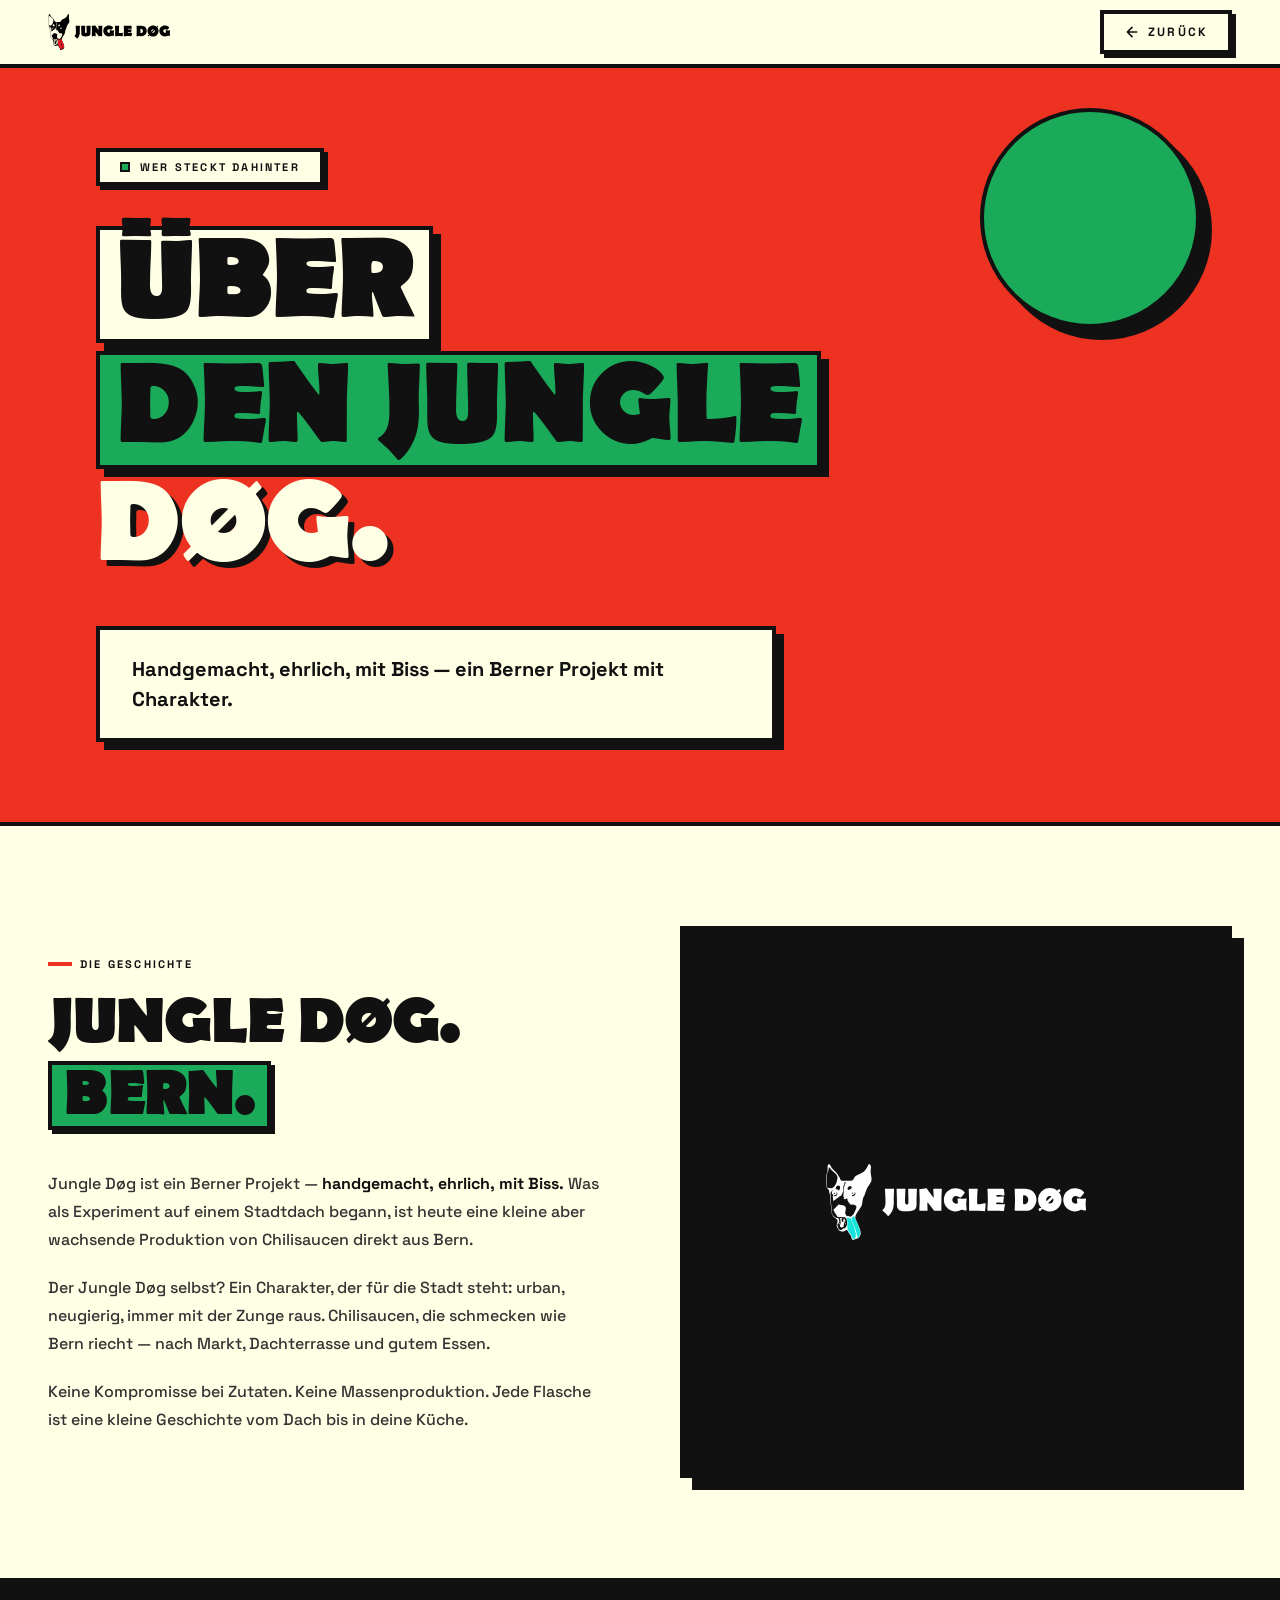
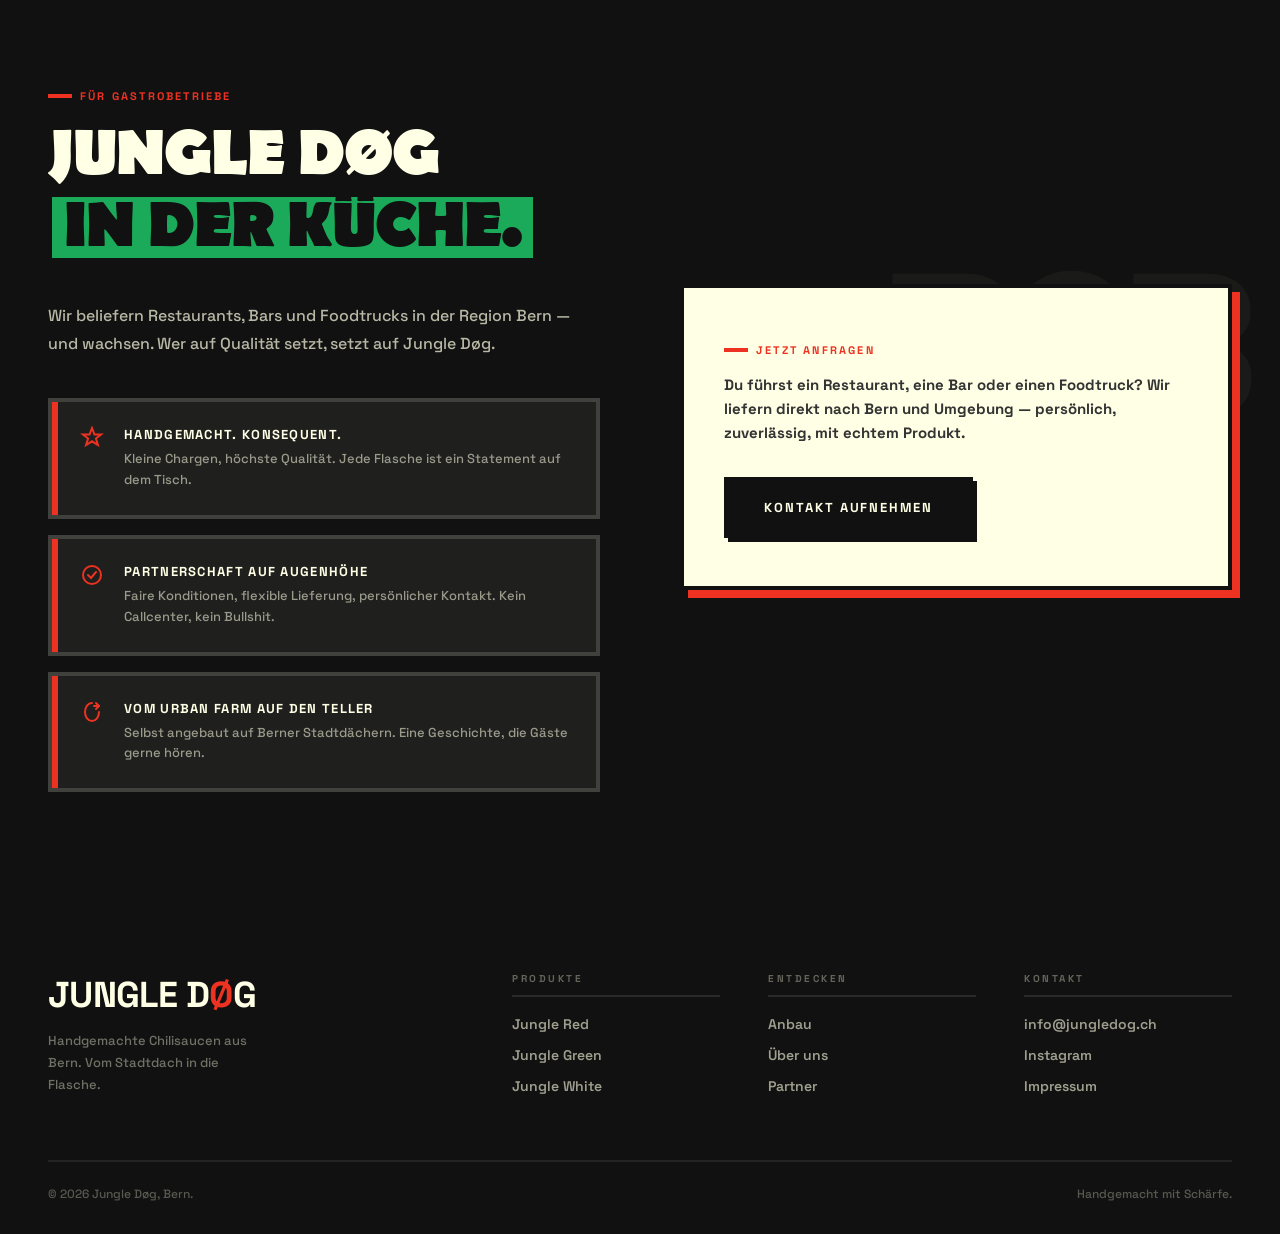
<file: about.html>
<!DOCTYPE html>
<html lang="de">
<head>
<meta charset="UTF-8">
<meta name="viewport" content="width=device-width, initial-scale=1.0">
<title>Über den Jungle Døg — JUNGLE DØG</title>
<link rel="preconnect" href="https://fonts.googleapis.com">
<link rel="preconnect" href="https://fonts.gstatic.com" crossorigin>
<link href="https://fonts.googleapis.com/css2?family=Space+Grotesk:wght@400;500;700;900&display=swap" rel="stylesheet">
<style>
@font-face {
  font-family: 'Berlin Sans FB Bold';
  font-style: normal;
  font-weight: 700;
  src: url('font/berlin-sans-fb-webfont/BRLNSB.woff') format('woff');
  font-display: swap;
}

*, *::before, *::after { margin: 0; padding: 0; box-sizing: border-box; }

:root {
  --red:   #ED3221;
  --green: #1AAA5A;
  --beige: #FFFFE5;
  --dark:  #111111;
  --font:  'Space Grotesk', sans-serif;
  --shadow:    4px 4px 0px var(--dark);
  --shadow-lg: 8px 8px 0px var(--dark);
  --shadow-xl: 12px 12px 0px var(--dark);
}

body {
  background: var(--beige);
  color: var(--dark);
  font-family: var(--font);
  overflow-x: hidden;
}

/* ── NAV ── */
nav {
  position: fixed; top: 0; left: 0; right: 0; z-index: 100;
  display: flex; align-items: center; justify-content: space-between;
  padding: 0 48px; height: 68px;
  background: var(--beige);
  border-bottom: 4px solid var(--dark);
}
.nav-logo {
  font-size: 22px; font-weight: 900; letter-spacing: -0.02em;
  text-transform: uppercase; color: var(--dark); text-decoration: none;
  display: flex; align-items: center; gap: 12px;
}
.nav-logo img { height: 36px; width: auto; max-width: 220px; }
.nav-logo .ø { color: var(--red); }
.nav-back {
  display: inline-flex; align-items: center; gap: 8px;
  font-size: 12px; font-weight: 900; letter-spacing: 0.18em;
  text-transform: uppercase; color: var(--dark); text-decoration: none;
  padding: 10px 20px; border: 4px solid var(--dark);
  box-shadow: var(--shadow); transition: transform 0.15s, box-shadow 0.15s;
  cursor: pointer;
}
.nav-back:hover { transform: translate(4px, 4px); box-shadow: none; background: var(--dark); color: var(--beige); }
.nav-back svg { width: 16px; height: 16px; }

main { padding-top: 68px; }

/* ── HERO ── */
#hero {
  background: var(--red);
  border-bottom: 4px solid var(--dark);
  padding: 80px 48px 80px;
  position: relative; overflow: hidden;
}
.hero-tag {
  display: inline-flex; align-items: center; gap: 10px;
  background: var(--beige); border: 4px solid var(--dark);
  box-shadow: var(--shadow); padding: 8px 20px;
  font-size: 11px; font-weight: 900; letter-spacing: 0.2em;
  text-transform: uppercase; margin-bottom: 40px;
}
.hero-tag-dot { width: 10px; height: 10px; background: var(--green); border: 2px solid var(--dark); flex-shrink: 0; }
h1 {
  font-family: 'Berlin Sans FB Bold', var(--font);
  font-size: clamp(3.5rem, 9vw, 9rem); font-weight: 700;
  line-height: 0.88; text-transform: uppercase; letter-spacing: -0.02em;
  margin-bottom: 48px;
}
h1 .line-box {
  display: inline-block; padding: 4px 16px;
  border: 4px solid var(--dark); box-shadow: var(--shadow-lg);
  margin-bottom: 8px;
}
h1 .line-beige { background: var(--beige); }
h1 .line-green { background: var(--green); }
h1 .line-outline { color: var(--beige); text-shadow: 6px 6px 0 var(--dark); }
.hero-sub {
  max-width: 680px; background: var(--beige); border: 4px solid var(--dark);
  box-shadow: var(--shadow-lg); padding: 24px 32px;
  font-size: clamp(1rem, 2vw, 1.25rem); font-weight: 700; line-height: 1.5;
}
.deco-circle {
  position: absolute; top: 40px; right: 80px;
  width: 220px; height: 220px;
  border-radius: 50%; background: var(--green);
  border: 4px solid var(--dark); box-shadow: var(--shadow-xl);
  display: none;
}
@media (min-width: 1024px) { .deco-circle { display: block; } }

/* ── SECTION SHARED ── */
.section-inner { max-width: 1300px; margin: 0 auto; padding: 0 48px; }

.eyebrow {
  display: inline-flex; align-items: center; gap: 8px;
  font-size: 11px; font-weight: 900; letter-spacing: 0.2em;
  text-transform: uppercase; margin-bottom: 24px;
}
.eyebrow-bar { width: 24px; height: 4px; background: var(--red); }

h2 {
  font-family: 'Berlin Sans FB Bold', var(--font);
  font-size: clamp(2.5rem, 5vw, 5rem); font-weight: 700;
  text-transform: uppercase; line-height: 0.9; letter-spacing: -0.02em;
}
h2 .highlight {
  display: inline-block; background: var(--green);
  border: 4px solid var(--dark); box-shadow: var(--shadow);
  padding: 2px 12px; margin-top: 8px;
}

/* ── ÜBER ── */
#ueber {
  padding: 100px 0;
  border-bottom: 4px solid var(--dark);
}
.ueber-grid {
  display: grid; grid-template-columns: 1fr 1fr;
  gap: 80px; align-items: center;
}
.ueber-text p {
  font-size: 16px; font-weight: 500; line-height: 1.75;
  color: #333; margin-bottom: 20px;
}
.ueber-text p strong { color: var(--dark); font-weight: 900; }
.logo-block {
  background: var(--dark); border: 4px solid var(--dark);
  box-shadow: var(--shadow-xl);
  aspect-ratio: 1; display: flex; align-items: center; justify-content: center;
  padding: 40px;
}
.logo-block img { width: 100%; max-width: 260px; filter: invert(1); }

/* ── GASTRONOMIE ── */
#gastronomie {
  background: var(--dark);
  padding: 100px 0;
  border-bottom: 4px solid var(--dark);
  position: relative; overflow: hidden;
}
#gastronomie h2 { color: var(--beige); }
#gastronomie h2 .highlight { background: var(--green); color: var(--dark); }
.gastro-grid { display: grid; grid-template-columns: 1fr 1fr; gap: 80px; align-items: center; }
.gastro-text p {
  color: rgba(255,255,229,0.7); font-size: 16px;
  font-weight: 500; line-height: 1.75; margin-bottom: 24px;
}
.features { display: flex; flex-direction: column; gap: 16px; margin-top: 40px; }
.feature {
  display: flex; gap: 20px; align-items: flex-start;
  background: rgba(255,255,229,0.06);
  border: 4px solid rgba(255,255,229,0.15);
  padding: 24px; position: relative;
}
.feature::before {
  content: ''; position: absolute;
  left: 0; top: 0; width: 6px; height: 100%;
  background: var(--red);
}
.feat-icon { flex-shrink: 0; padding-left: 4px; }
.feat-title { font-size: 13px; font-weight: 900; letter-spacing: 0.1em; text-transform: uppercase; color: var(--beige); margin-bottom: 6px; }
.feat-text { font-size: 13px; color: rgba(255,255,229,0.55); line-height: 1.6; font-weight: 500; }

.gastro-visual {
  display: flex; align-items: center; justify-content: center;
  position: relative;
}
.bignum {
  font-size: clamp(140px, 16vw, 220px); font-weight: 900;
  color: rgba(255,255,229,0.04); line-height: 1;
  position: absolute; right: -20px; top: -40px;
  user-select: none; letter-spacing: -0.04em; text-transform: uppercase;
}
.gastro-cta-block {
  background: var(--beige); border: 4px solid var(--dark);
  box-shadow: 8px 8px 0 var(--red); padding: 48px 40px;
  position: relative; z-index: 2;
}
.gastro-cta-block p {
  font-size: 15px; font-weight: 700; line-height: 1.6;
  color: #333; margin-bottom: 32px;
}
.btn {
  display: inline-flex; align-items: center; gap: 12px;
  font-size: 13px; font-weight: 900; letter-spacing: 0.15em;
  text-transform: uppercase; text-decoration: none;
  padding: 18px 36px; border: 4px solid var(--dark);
  box-shadow: var(--shadow); cursor: pointer;
  transition: transform 0.15s, box-shadow 0.15s;
}
.btn:hover { transform: translate(4px, 4px); box-shadow: none; }
.btn-dark { background: var(--dark); color: var(--beige); }
.btn-dark:hover { background: var(--red); }

/* ── FOOTER ── */
footer {
  background: var(--dark);
  border-top: 4px solid var(--dark);
  padding: 72px 0 32px;
}
.footer-inner { max-width: 1300px; margin: 0 auto; padding: 0 48px; }
.footer-grid {
  display: grid; grid-template-columns: 2fr 1fr 1fr 1fr;
  gap: 48px; margin-bottom: 64px;
}
.footer-brand { font-size: 36px; font-weight: 900; text-transform: uppercase; color: var(--beige); margin-bottom: 12px; letter-spacing: -0.02em; }
.footer-brand .ø { color: var(--red); }
.footer-tagline { font-size: 13px; color: rgba(255,255,229,0.4); line-height: 1.7; font-weight: 500; max-width: 220px; }
.footer-col h4 { font-size: 10px; font-weight: 900; letter-spacing: 0.25em; text-transform: uppercase; color: rgba(255,255,229,0.35); margin-bottom: 16px; border-bottom: 2px solid rgba(255,255,229,0.1); padding-bottom: 10px; }
.footer-col ul { list-style: none; display: flex; flex-direction: column; gap: 10px; }
.footer-col ul li a { font-size: 14px; font-weight: 600; color: rgba(255,255,229,0.6); text-decoration: none; transition: color 0.15s; }
.footer-col ul li a:hover { color: var(--beige); }
.footer-bottom { border-top: 2px solid rgba(255,255,229,0.08); padding-top: 24px; display: flex; justify-content: space-between; }
.footer-copy { font-size: 12px; color: rgba(255,255,229,0.3); font-weight: 500; }

/* ── REVEAL ── */
.reveal { opacity: 0; transform: translateY(40px); transition: opacity 0.7s ease, transform 0.7s ease; }
.reveal.visible { opacity: 1; transform: translateY(0); }
.reveal-left { transform: translateX(-50px); opacity: 0; transition: opacity 0.7s ease, transform 0.7s ease; }
.reveal-right { transform: translateX(50px); opacity: 0; transition: opacity 0.7s ease, transform 0.7s ease; }
.reveal-left.visible, .reveal-right.visible { transform: translateX(0); opacity: 1; }

@media (max-width: 900px) {
  nav { padding: 0 24px; }
  #hero { padding: 60px 24px; }
  .section-inner { padding: 0 24px; }
  .ueber-grid, .gastro-grid { grid-template-columns: 1fr; gap: 40px; }
  .footer-grid { grid-template-columns: 1fr 1fr; gap: 32px; }
  h1 { font-size: clamp(3rem, 12vw, 5rem); }
}
@media (max-width: 600px) {
  .footer-grid { grid-template-columns: 1fr; }
  nav { padding: 0 16px; }
  .section-inner { padding: 0 16px; }
}

@media (prefers-reduced-motion: reduce) {
  .reveal, .reveal-left, .reveal-right { transition: none; }
}
</style>
</head>
<body>

<nav>
  <a href="/" class="nav-logo">
    <img src="Bilder/Logo/jungle-dog-logo-mit-schrift.svg" alt="Jungle Dog Logo">
  </a>
  <a href="/map" class="nav-back">
    <svg viewBox="0 0 24 24" fill="none"><path d="M19 12H5M5 12L12 19M5 12L12 5" stroke="currentColor" stroke-width="2.5" stroke-linecap="round" stroke-linejoin="round"/></svg>
    Zurück
  </a>
</nav>

<main>

  <!-- HERO -->
  <section id="hero">
    <div class="deco-circle"></div>
    <div class="section-inner">
      <div class="hero-tag">
        <span class="hero-tag-dot"></span>
        Wer steckt dahinter
      </div>
      <h1>
        <span class="line-box line-beige">Über</span><br>
        <span class="line-box line-green">den Jungle</span><br>
        <span class="line-outline">Døg.</span>
      </h1>
      <div class="hero-sub">
        Handgemacht, ehrlich, mit Biss — ein Berner Projekt mit Charakter.
      </div>
    </div>
  </section>

  <!-- ÜBER -->
  <section id="ueber">
    <div class="section-inner">
      <div class="ueber-grid">
        <div class="ueber-text reveal reveal-left">
          <div class="eyebrow"><span class="eyebrow-bar"></span> Die Geschichte</div>
          <h2 style="margin-bottom: 40px;">Jungle Døg.<br><span class="highlight">Bern.</span></h2>
          <p>Jungle Døg ist ein Berner Projekt — <strong>handgemacht, ehrlich, mit Biss.</strong> Was als Experiment auf einem Stadtdach begann, ist heute eine kleine aber wachsende Produktion von Chilisaucen direkt aus Bern.</p>
          <p>Der Jungle Døg selbst? Ein Charakter, der für die Stadt steht: urban, neugierig, immer mit der Zunge raus. Chilisaucen, die schmecken wie Bern riecht — nach Markt, Dachterrasse und gutem Essen.</p>
          <p>Keine Kompromisse bei Zutaten. Keine Massenproduktion. Jede Flasche ist eine kleine Geschichte vom Dach bis in deine Küche.</p>
        </div>
        <div class="logo-block reveal reveal-right">
          <img src="Bilder/Logo/jungle-dog-logo-mit-schrift.svg" alt="Jungle Dog Logo">
        </div>
      </div>
    </div>
  </section>

  <!-- GASTRONOMIE -->
  <section id="gastronomie">
    <div class="section-inner">
      <div class="gastro-grid">
        <div class="gastro-text reveal reveal-left">
          <div class="eyebrow" style="color: var(--red);">
            <span class="eyebrow-bar" style="background: var(--red);"></span>
            Für Gastrobetriebe
          </div>
          <h2 style="margin-bottom: 40px;">Jungle Døg<br><span class="highlight">in der Küche.</span></h2>
          <p>Wir beliefern Restaurants, Bars und Foodtrucks in der Region Bern — und wachsen. Wer auf Qualität setzt, setzt auf Jungle Døg.</p>
          <div class="features">
            <div class="feature">
              <div class="feat-icon">
                <svg width="24" height="24" viewBox="0 0 24 24" fill="none"><path d="M12 2L14.4 8.4H21.2L15.9 12.5L17.9 19L12 15.3L6.1 19L8.1 12.5L2.8 8.4H9.6Z" stroke="#ED3221" stroke-width="2" fill="none"/></svg>
              </div>
              <div>
                <div class="feat-title">Handgemacht. Konsequent.</div>
                <div class="feat-text">Kleine Chargen, höchste Qualität. Jede Flasche ist ein Statement auf dem Tisch.</div>
              </div>
            </div>
            <div class="feature">
              <div class="feat-icon">
                <svg width="24" height="24" viewBox="0 0 24 24" fill="none"><circle cx="12" cy="12" r="9" stroke="#ED3221" stroke-width="2"/><path d="M8 12L11 15L16 9" stroke="#ED3221" stroke-width="2" stroke-linecap="round"/></svg>
              </div>
              <div>
                <div class="feat-title">Partnerschaft auf Augenhöhe</div>
                <div class="feat-text">Faire Konditionen, flexible Lieferung, persönlicher Kontakt. Kein Callcenter, kein Bullshit.</div>
              </div>
            </div>
            <div class="feature">
              <div class="feat-icon">
                <svg width="24" height="24" viewBox="0 0 24 24" fill="none"><path d="M12 3C8 3 5 7 5 12C5 17 8 21 12 21C16 21 19 17 19 12" stroke="#ED3221" stroke-width="2" stroke-linecap="round"/><path d="M16 3L19 6L16 9" stroke="#ED3221" stroke-width="2" stroke-linecap="round" stroke-linejoin="round"/><path d="M19 6H14" stroke="#ED3221" stroke-width="2" stroke-linecap="round"/></svg>
              </div>
              <div>
                <div class="feat-title">Vom Urban Farm auf den Teller</div>
                <div class="feat-text">Selbst angebaut auf Berner Stadtdächern. Eine Geschichte, die Gäste gerne hören.</div>
              </div>
            </div>
          </div>
        </div>
        <div class="gastro-visual reveal reveal-right">
          <span class="bignum">B2B</span>
          <div class="gastro-cta-block">
            <div class="eyebrow" style="color: var(--red); margin-bottom: 16px;"><span class="eyebrow-bar" style="background: var(--red);"></span> Jetzt anfragen</div>
            <p>Du führst ein Restaurant, eine Bar oder einen Foodtruck? Wir liefern direkt nach Bern und Umgebung — persönlich, zuverlässig, mit echtem Produkt.</p>
            <a href="mailto:info@jungledog.ch" class="btn btn-dark">Kontakt aufnehmen</a>
          </div>
        </div>
      </div>
    </div>
  </section>

</main>

<footer>
  <div class="footer-inner">
    <div class="footer-grid">
      <div>
        <div class="footer-brand">JUNGLE D<span class="ø">Ø</span>G</div>
        <p class="footer-tagline">Handgemachte Chilisaucen aus Bern. Vom Stadtdach in die Flasche.</p>
      </div>
      <div class="footer-col">
        <h4>Produkte</h4>
        <ul><li><a href="shop.html">Jungle Red</a></li><li><a href="shop.html">Jungle Green</a></li><li><a href="shop.html">Jungle White</a></li></ul>
      </div>
      <div class="footer-col">
        <h4>Entdecken</h4>
        <ul><li><a href="anbau.html">Anbau</a></li><li><a href="about.html">Über uns</a></li><li><a href="partner.html">Partner</a></li></ul>
      </div>
      <div class="footer-col">
        <h4>Kontakt</h4>
        <ul><li><a href="mailto:info@jungledog.ch">info@jungledog.ch</a></li><li><a href="#">Instagram</a></li><li><a href="#">Impressum</a></li></ul>
      </div>
    </div>
    <div class="footer-bottom">
      <span class="footer-copy">© 2026 Jungle Døg, Bern.</span>
      <span class="footer-copy">Handgemacht mit Schärfe.</span>
    </div>
  </div>
</footer>

<script>
const obs = new IntersectionObserver(entries => {
  entries.forEach(e => { if (e.isIntersecting) { e.target.classList.add('visible'); obs.unobserve(e.target); } });
}, { threshold: 0.1 });
document.querySelectorAll('.reveal, .reveal-left, .reveal-right').forEach(el => obs.observe(el));
</script>
</body>
</html>
</file>
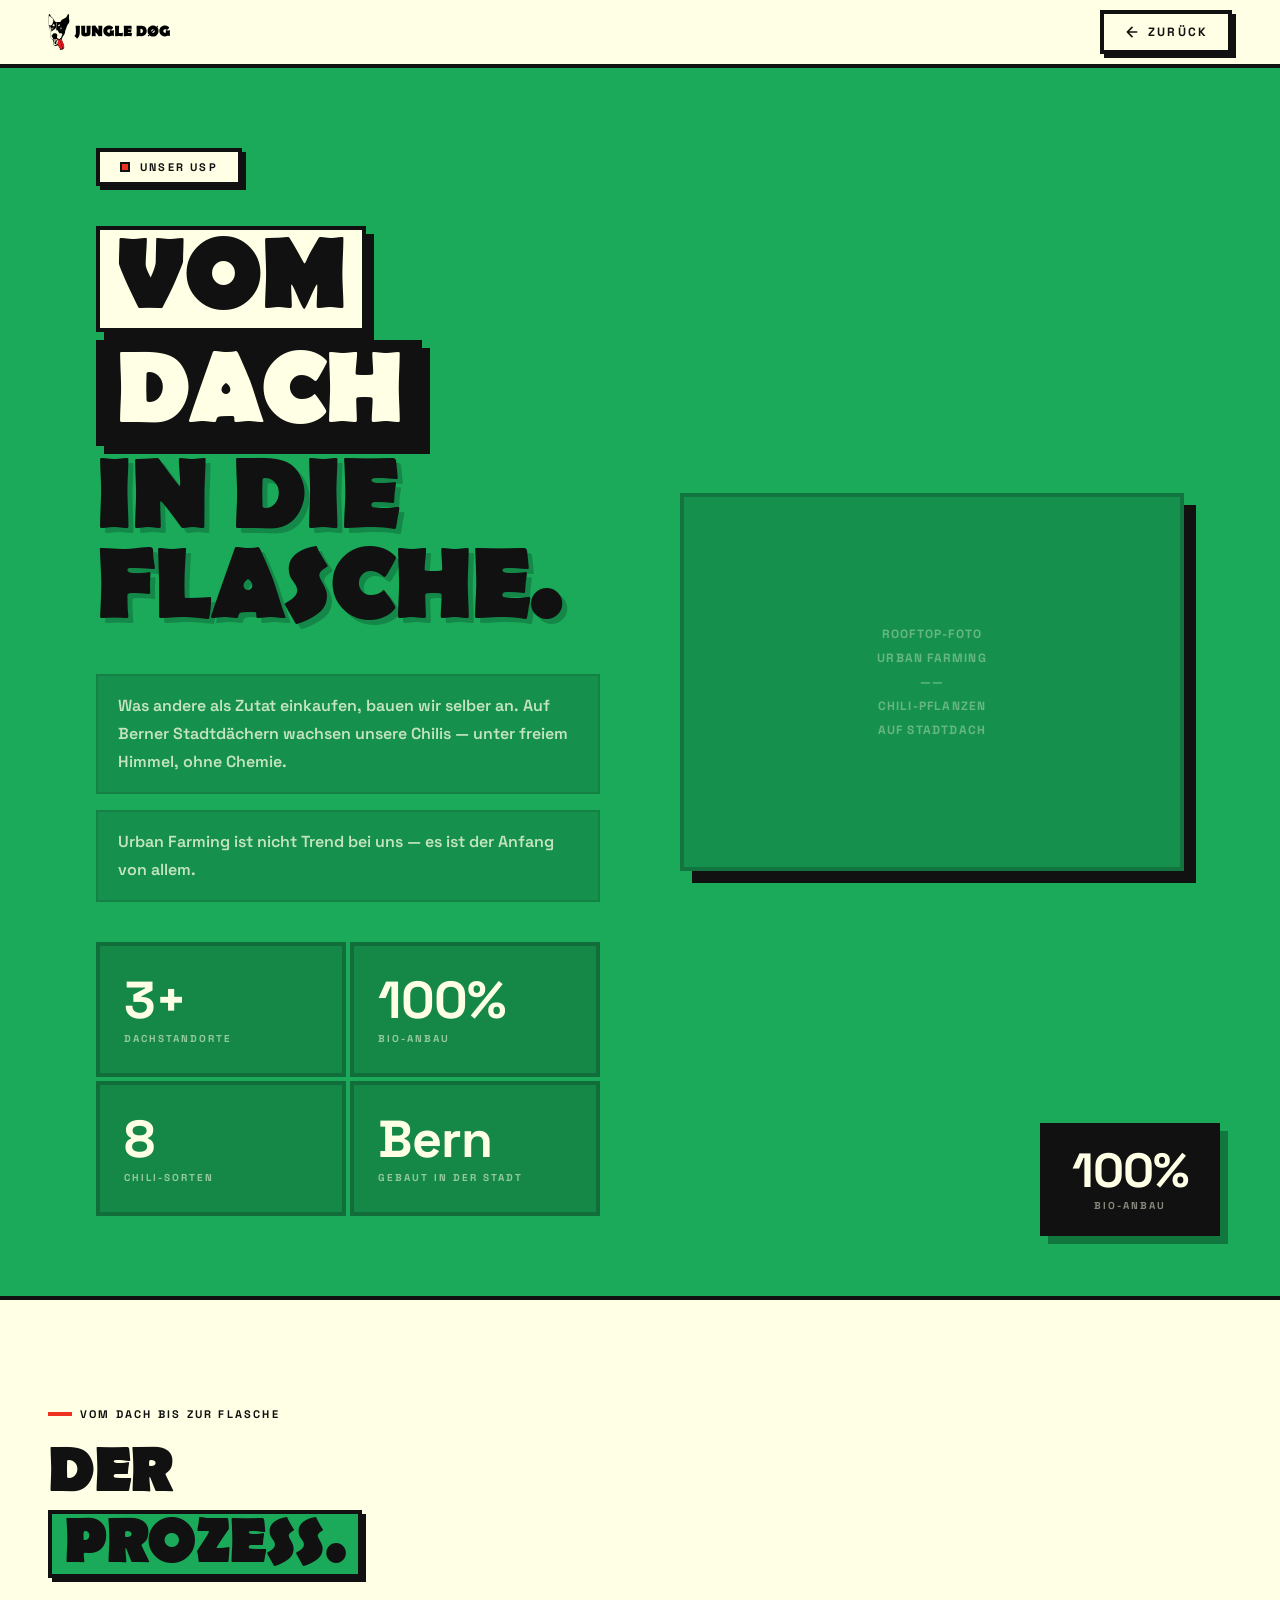
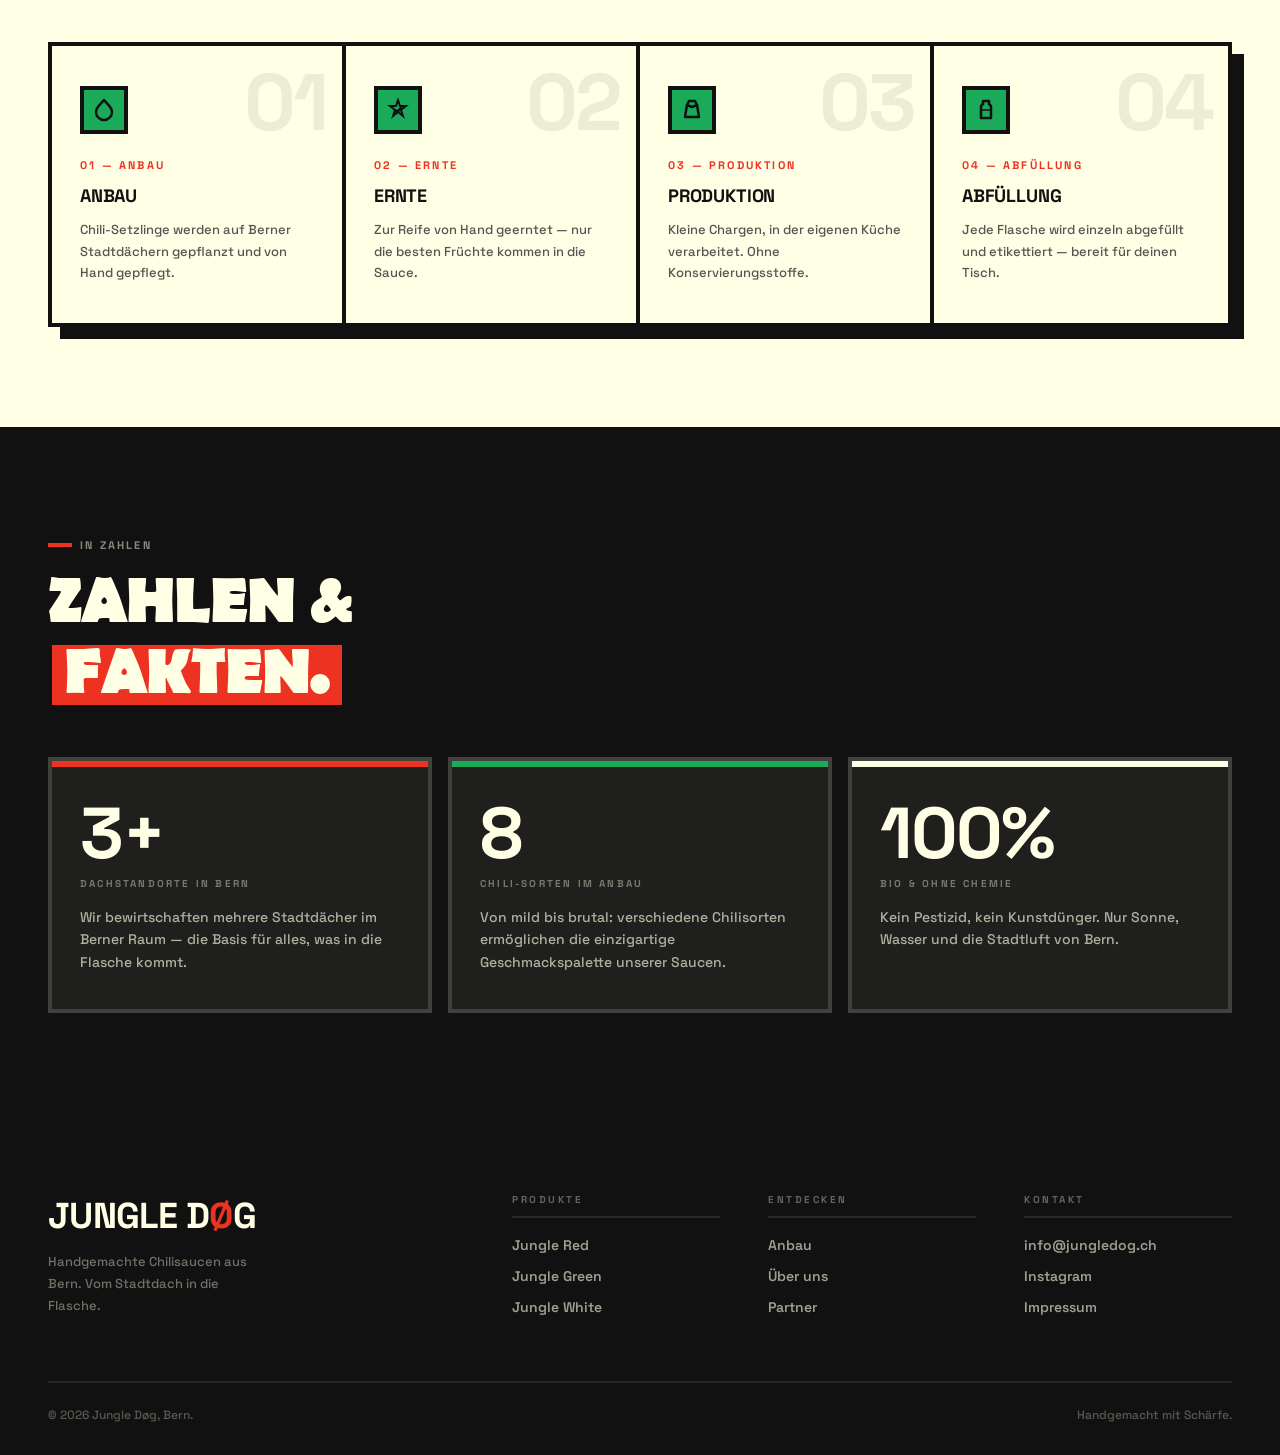
<file: anbau.html>
<!DOCTYPE html>
<html lang="de">
<head>
<meta charset="UTF-8">
<meta name="viewport" content="width=device-width, initial-scale=1.0">
<title>Anbau — JUNGLE DØG</title>
<link rel="preconnect" href="https://fonts.googleapis.com">
<link rel="preconnect" href="https://fonts.gstatic.com" crossorigin>
<link href="https://fonts.googleapis.com/css2?family=Space+Grotesk:wght@400;500;700;900&display=swap" rel="stylesheet">
<style>
@font-face {
  font-family: 'Berlin Sans FB Bold';
  font-style: normal;
  font-weight: 700;
  src: url('font/berlin-sans-fb-webfont/BRLNSB.woff') format('woff');
  font-display: swap;
}

*, *::before, *::after { margin: 0; padding: 0; box-sizing: border-box; }

:root {
  --red:   #ED3221;
  --green: #1AAA5A;
  --beige: #FFFFE5;
  --dark:  #111111;
  --font:  'Space Grotesk', sans-serif;
  --shadow:    4px 4px 0px var(--dark);
  --shadow-lg: 8px 8px 0px var(--dark);
  --shadow-xl: 12px 12px 0px var(--dark);
}

body {
  background: var(--beige);
  color: var(--dark);
  font-family: var(--font);
  overflow-x: hidden;
}

/* ── NAV ── */
nav {
  position: fixed; top: 0; left: 0; right: 0; z-index: 100;
  display: flex; align-items: center; justify-content: space-between;
  padding: 0 48px; height: 68px;
  background: var(--beige); border-bottom: 4px solid var(--dark);
}
.nav-logo {
  font-size: 22px; font-weight: 900; letter-spacing: -0.02em;
  text-transform: uppercase; color: var(--dark); text-decoration: none;
  display: flex; align-items: center; gap: 12px;
}
.nav-logo img { height: 36px; width: auto; max-width: 220px; }
.nav-logo .ø { color: var(--red); }
.nav-back {
  display: inline-flex; align-items: center; gap: 8px;
  font-size: 12px; font-weight: 900; letter-spacing: 0.18em;
  text-transform: uppercase; color: var(--dark); text-decoration: none;
  padding: 10px 20px; border: 4px solid var(--dark);
  box-shadow: var(--shadow); transition: transform 0.15s, box-shadow 0.15s, background 0.15s, color 0.15s;
  cursor: pointer;
}
.nav-back:hover { transform: translate(4px, 4px); box-shadow: none; background: var(--dark); color: var(--beige); }
.nav-back svg { width: 16px; height: 16px; }

main { padding-top: 68px; }
.section-inner { max-width: 1300px; margin: 0 auto; padding: 0 48px; }

/* ── HERO ── */
#hero {
  background: var(--green);
  border-bottom: 4px solid var(--dark);
  padding: 80px 48px 80px;
  min-height: calc(100vh - 68px);
  display: flex; align-items: center;
  position: relative; overflow: hidden;
}
#hero .section-inner { width: 100%; }
.hero-tag {
  display: inline-flex; align-items: center; gap: 10px;
  background: var(--beige); border: 4px solid var(--dark);
  box-shadow: var(--shadow); padding: 8px 20px;
  font-size: 11px; font-weight: 900; letter-spacing: 0.2em;
  text-transform: uppercase; margin-bottom: 40px;
}
.hero-tag-dot { width: 10px; height: 10px; background: var(--red); border: 2px solid var(--dark); flex-shrink: 0; }

.farming-layout { display: grid; grid-template-columns: 1fr 1fr; gap: 80px; align-items: center; }

h1 {
  font-family: 'Berlin Sans FB Bold', var(--font);
  font-size: clamp(3rem, 8vw, 8rem); font-weight: 700;
  line-height: 0.88; text-transform: uppercase; letter-spacing: -0.02em;
  margin-bottom: 40px;
}
h1 .line-box {
  display: inline-block; padding: 4px 16px;
  border: 4px solid var(--dark); box-shadow: var(--shadow-lg);
  margin-bottom: 8px;
}
h1 .line-beige { background: var(--beige); }
h1 .line-dark { background: var(--dark); color: var(--beige); }
h1 .line-outline { color: var(--dark); text-shadow: 5px 5px 0 rgba(0,0,0,0.2); }

.farming-text p {
  color: rgba(255,255,229,0.75) !important;
  background: rgba(0,0,0,0.15);
  border: 2px solid rgba(0,0,0,0.1);
  padding: 16px 20px;
  font-size: 16px; font-weight: 600; line-height: 1.75; margin-bottom: 16px;
}

.stats-grid { display: grid; grid-template-columns: 1fr 1fr; gap: 4px; margin-top: 40px; }
.stat-box {
  background: rgba(0,0,0,0.2); border: 4px solid rgba(0,0,0,0.2);
  padding: 28px 24px;
}
.stat-num { font-size: 52px; font-weight: 900; color: var(--beige); line-height: 1; margin-bottom: 6px; letter-spacing: -0.02em; }
.stat-label { font-size: 10px; font-weight: 900; letter-spacing: 0.2em; text-transform: uppercase; color: rgba(255,255,229,0.55); }

.rooftop-ph {
  background: rgba(0,0,0,0.15); border: 4px solid rgba(0,0,0,0.2);
  box-shadow: var(--shadow-xl);
  aspect-ratio: 4/3; display: flex; align-items: center; justify-content: center;
  font-size: 12px; font-weight: 700; color: rgba(255,255,229,0.35);
  text-align: center; padding: 24px; line-height: 2;
  letter-spacing: 0.1em; text-transform: uppercase;
}

/* deco */
.deco-box {
  position: absolute; bottom: 60px; right: 60px;
  background: var(--dark); border: 4px solid var(--dark);
  box-shadow: 8px 8px 0 rgba(0,0,0,0.3);
  padding: 20px 28px; text-align: center;
  display: none;
}
@media (min-width: 1200px) { .deco-box { display: block; } }
.deco-num { font-size: 48px; font-weight: 900; color: var(--beige); line-height: 1; letter-spacing: -0.02em; }
.deco-label { font-size: 10px; font-weight: 900; letter-spacing: 0.2em; text-transform: uppercase; color: rgba(255,255,229,0.5); margin-top: 4px; }

/* ── PROZESS ── */
#prozess {
  padding: 100px 0;
  border-bottom: 4px solid var(--dark);
}

.eyebrow {
  display: inline-flex; align-items: center; gap: 8px;
  font-size: 11px; font-weight: 900; letter-spacing: 0.2em;
  text-transform: uppercase; margin-bottom: 24px;
}
.eyebrow-bar { width: 24px; height: 4px; background: var(--red); }

h2 {
  font-family: 'Berlin Sans FB Bold', var(--font);
  font-size: clamp(2.5rem, 5vw, 5.5rem); font-weight: 700;
  text-transform: uppercase; line-height: 0.88; letter-spacing: -0.02em;
  margin-bottom: 64px;
}
h2 .hl-green {
  display: inline-block; background: var(--green);
  border: 4px solid var(--dark); box-shadow: var(--shadow);
  padding: 2px 12px; margin-top: 8px;
}

.process-grid { display: grid; grid-template-columns: repeat(4, 1fr); gap: 0; border: 4px solid var(--dark); box-shadow: var(--shadow-xl); }
.step {
  padding: 40px 28px;
  border-right: 4px solid var(--dark);
  position: relative;
  background: var(--beige);
  transition: background 0.2s;
}
.step:last-child { border-right: none; }
.step:hover { background: var(--dark); color: var(--beige); }
.step:hover .step-text { color: rgba(255,255,229,0.7); }
.step-num {
  font-size: 80px; font-weight: 900; line-height: 1;
  color: var(--dark); opacity: 0.07; position: absolute;
  top: 16px; right: 16px; letter-spacing: -0.04em;
  transition: opacity 0.2s;
}
.step:hover .step-num { color: var(--beige); opacity: 0.12; }
.step-icon {
  width: 48px; height: 48px;
  background: var(--green); border: 4px solid var(--dark);
  display: flex; align-items: center; justify-content: center;
  margin-bottom: 24px; flex-shrink: 0;
}
.step-count {
  font-size: 11px; font-weight: 900; letter-spacing: 0.2em;
  text-transform: uppercase; color: var(--red); margin-bottom: 12px;
}
.step:hover .step-count { color: var(--red); }
.step-title { font-size: 18px; font-weight: 900; text-transform: uppercase; letter-spacing: -0.01em; margin-bottom: 12px; }
.step-text { font-size: 13px; font-weight: 500; color: #555; line-height: 1.65; }

/* ── FACTS ── */
#facts {
  background: var(--dark);
  padding: 100px 0;
  border-bottom: 4px solid var(--dark);
}
.facts-grid { display: grid; grid-template-columns: 1fr 1fr 1fr; gap: 16px; }
.fact-card {
  background: rgba(255,255,229,0.06); border: 4px solid rgba(255,255,229,0.15);
  padding: 36px 28px;
  position: relative; overflow: hidden;
}
.fact-card::before {
  content: ''; position: absolute;
  top: 0; left: 0; width: 100%; height: 6px;
}
.fact-card:nth-child(1)::before { background: var(--red); }
.fact-card:nth-child(2)::before { background: var(--green); }
.fact-card:nth-child(3)::before { background: var(--beige); }
.fact-bignum {
  font-size: 72px; font-weight: 900; color: var(--beige);
  line-height: 1; letter-spacing: -0.03em; margin-bottom: 8px;
}
.fact-label {
  font-size: 10px; font-weight: 900; letter-spacing: 0.22em;
  text-transform: uppercase; color: rgba(255,255,229,0.4); margin-bottom: 16px;
}
.fact-text { font-size: 14px; font-weight: 500; color: rgba(255,255,229,0.65); line-height: 1.6; }

/* ── FOOTER ── */
footer { background: var(--dark); border-top: 4px solid var(--dark); padding: 72px 0 32px; }
.footer-inner { max-width: 1300px; margin: 0 auto; padding: 0 48px; }
.footer-grid { display: grid; grid-template-columns: 2fr 1fr 1fr 1fr; gap: 48px; margin-bottom: 64px; }
.footer-brand { font-size: 36px; font-weight: 900; text-transform: uppercase; color: var(--beige); margin-bottom: 12px; letter-spacing: -0.02em; }
.footer-brand .ø { color: var(--red); }
.footer-tagline { font-size: 13px; color: rgba(255,255,229,0.4); line-height: 1.7; font-weight: 500; max-width: 220px; }
.footer-col h4 { font-size: 10px; font-weight: 900; letter-spacing: 0.25em; text-transform: uppercase; color: rgba(255,255,229,0.35); margin-bottom: 16px; border-bottom: 2px solid rgba(255,255,229,0.1); padding-bottom: 10px; }
.footer-col ul { list-style: none; display: flex; flex-direction: column; gap: 10px; }
.footer-col ul li a { font-size: 14px; font-weight: 600; color: rgba(255,255,229,0.6); text-decoration: none; transition: color 0.15s; }
.footer-col ul li a:hover { color: var(--beige); }
.footer-bottom { border-top: 2px solid rgba(255,255,229,0.08); padding-top: 24px; display: flex; justify-content: space-between; }
.footer-copy { font-size: 12px; color: rgba(255,255,229,0.3); font-weight: 500; }

.reveal { opacity: 0; transform: translateY(40px); transition: opacity 0.7s ease, transform 0.7s ease; }
.reveal.visible { opacity: 1; transform: translateY(0); }
.reveal-left { transform: translateX(-50px); opacity: 0; transition: opacity 0.7s ease, transform 0.7s ease; }
.reveal-right { transform: translateX(50px); opacity: 0; transition: opacity 0.7s ease, transform 0.7s ease; }
.reveal-left.visible, .reveal-right.visible { transform: translateX(0); opacity: 1; }

@media (max-width: 1100px) {
  .process-grid { grid-template-columns: 1fr 1fr; }
  .step:nth-child(2) { border-right: none; }
  .step:nth-child(3) { border-right: 4px solid var(--dark); border-top: 4px solid var(--dark); }
  .step:nth-child(4) { border-right: none; border-top: 4px solid var(--dark); }
}
@media (max-width: 900px) {
  nav { padding: 0 24px; }
  #hero { padding: 60px 24px; }
  .section-inner { padding: 0 24px; }
  .farming-layout { grid-template-columns: 1fr; gap: 40px; }
  .facts-grid { grid-template-columns: 1fr; }
  .footer-grid { grid-template-columns: 1fr 1fr; gap: 32px; }
  h1 { font-size: clamp(3rem, 12vw, 5rem); }
}
@media (max-width: 600px) {
  .stats-grid { grid-template-columns: 1fr 1fr; }
  .process-grid { grid-template-columns: 1fr; }
  .step { border-right: none; border-bottom: 4px solid var(--dark); }
  .step:last-child { border-bottom: none; }
  .footer-grid { grid-template-columns: 1fr; }
}
@media (prefers-reduced-motion: reduce) {
  .reveal, .reveal-left, .reveal-right { transition: none; }
}
</style>
</head>
<body>

<nav>
  <a href="/" class="nav-logo">
    <img src="Bilder/Logo/jungle-dog-logo-mit-schrift.svg" alt="Jungle Dog Logo">
  </a>
  <a href="/map" class="nav-back">
    <svg viewBox="0 0 24 24" fill="none"><path d="M19 12H5M5 12L12 19M5 12L12 5" stroke="currentColor" stroke-width="2.5" stroke-linecap="round" stroke-linejoin="round"/></svg>
    Zurück
  </a>
</nav>

<main>

  <!-- HERO -->
  <section id="hero">
    <div class="deco-box">
      <div class="deco-num">100%</div>
      <div class="deco-label">Bio-Anbau</div>
    </div>
    <div class="section-inner">
      <div class="farming-layout">
        <div class="farming-text reveal reveal-left">
          <div class="hero-tag"><span class="hero-tag-dot"></span> Unser USP</div>
          <h1>
            <span class="line-box line-beige">Vom</span><br>
            <span class="line-box line-dark">Dach</span><br>
            <span class="line-outline">in die Flasche.</span>
          </h1>
          <p>Was andere als Zutat einkaufen, bauen wir selber an. Auf Berner Stadtdächern wachsen unsere Chilis — unter freiem Himmel, ohne Chemie.</p>
          <p>Urban Farming ist nicht Trend bei uns — es ist der Anfang von allem.</p>
          <div class="stats-grid">
            <div class="stat-box reveal" style="transition-delay:0.1s">
              <div class="stat-num">3+</div>
              <div class="stat-label">Dachstandorte</div>
            </div>
            <div class="stat-box reveal" style="transition-delay:0.2s">
              <div class="stat-num">100%</div>
              <div class="stat-label">Bio-Anbau</div>
            </div>
            <div class="stat-box reveal" style="transition-delay:0.3s">
              <div class="stat-num">8</div>
              <div class="stat-label">Chili-Sorten</div>
            </div>
            <div class="stat-box reveal" style="transition-delay:0.4s">
              <div class="stat-num">Bern</div>
              <div class="stat-label">Gebaut in der Stadt</div>
            </div>
          </div>
        </div>
        <div class="reveal reveal-right">
          <div class="rooftop-ph">
            Rooftop-Foto<br>Urban Farming<br>——<br>Chili-Pflanzen<br>auf Stadtdach
          </div>
        </div>
      </div>
    </div>
  </section>

  <!-- PROZESS -->
  <section id="prozess">
    <div class="section-inner">
      <div class="eyebrow"><span class="eyebrow-bar"></span> Vom Dach bis zur Flasche</div>
      <h2>Der<br><span class="hl-green">Prozess.</span></h2>
      <div class="process-grid">
        <div class="step reveal" style="transition-delay:0.05s">
          <span class="step-num">01</span>
          <div class="step-icon">
            <svg width="24" height="24" viewBox="0 0 24 24" fill="none"><path d="M12 2C8 7 4 9 4 14C4 18.4 7.6 22 12 22C16.4 22 20 18.4 20 14C20 9 16 7 12 2Z" stroke="#111" stroke-width="2.5" stroke-linecap="round" stroke-linejoin="round"/></svg>
          </div>
          <div class="step-count">01 — Anbau</div>
          <div class="step-title">Anbau</div>
          <div class="step-text">Chili-Setzlinge werden auf Berner Stadtdächern gepflanzt und von Hand gepflegt.</div>
        </div>
        <div class="step reveal" style="transition-delay:0.15s">
          <span class="step-num">02</span>
          <div class="step-icon">
            <svg width="24" height="24" viewBox="0 0 24 24" fill="none"><path d="M9 12L11 14L15 10" stroke="#111" stroke-width="2.5" stroke-linecap="round" stroke-linejoin="round"/><path d="M12 2L14 8H20L15 12L17 18L12 14L7 18L9 12L4 8H10Z" stroke="#111" stroke-width="2" stroke-linecap="round"/></svg>
          </div>
          <div class="step-count">02 — Ernte</div>
          <div class="step-title">Ernte</div>
          <div class="step-text">Zur Reife von Hand geerntet — nur die besten Früchte kommen in die Sauce.</div>
        </div>
        <div class="step reveal" style="transition-delay:0.25s">
          <span class="step-num">03</span>
          <div class="step-icon">
            <svg width="24" height="24" viewBox="0 0 24 24" fill="none"><path d="M9 3H15L17 7L12 9L7 7Z" stroke="#111" stroke-width="2.5" stroke-linecap="round" stroke-linejoin="round"/><path d="M7 7L5 19H19L17 7" stroke="#111" stroke-width="2.5" stroke-linecap="round" stroke-linejoin="round"/></svg>
          </div>
          <div class="step-count">03 — Produktion</div>
          <div class="step-title">Produktion</div>
          <div class="step-text">Kleine Chargen, in der eigenen Küche verarbeitet. Ohne Konservierungsstoffe.</div>
        </div>
        <div class="step reveal" style="transition-delay:0.35s">
          <span class="step-num">04</span>
          <div class="step-icon">
            <svg width="24" height="24" viewBox="0 0 24 24" fill="none"><path d="M9 3H15V6L17 8V20H7V8L9 6V3Z" stroke="#111" stroke-width="2.5" stroke-linecap="round" stroke-linejoin="round"/><line x1="7" y1="12" x2="17" y2="12" stroke="#111" stroke-width="1.5"/></svg>
          </div>
          <div class="step-count">04 — Abfüllung</div>
          <div class="step-title">Abfüllung</div>
          <div class="step-text">Jede Flasche wird einzeln abgefüllt und etikettiert — bereit für deinen Tisch.</div>
        </div>
      </div>
    </div>
  </section>

  <!-- FACTS -->
  <section id="facts">
    <div class="section-inner">
      <div class="eyebrow" style="color: rgba(255,255,229,0.5);">
        <span class="eyebrow-bar" style="background: var(--red);"></span>
        In Zahlen
      </div>
      <h2 style="color: var(--beige); margin-bottom: 48px;">Zahlen &amp;<br><span style="display:inline-block; background: var(--red); border: 4px solid var(--dark); box-shadow: var(--shadow); padding: 2px 12px; margin-top: 8px; color: var(--beige);">Fakten.</span></h2>
      <div class="facts-grid">
        <div class="fact-card reveal">
          <div class="fact-bignum">3+</div>
          <div class="fact-label">Dachstandorte in Bern</div>
          <div class="fact-text">Wir bewirtschaften mehrere Stadtdächer im Berner Raum — die Basis für alles, was in die Flasche kommt.</div>
        </div>
        <div class="fact-card reveal" style="transition-delay: 0.1s">
          <div class="fact-bignum">8</div>
          <div class="fact-label">Chili-Sorten im Anbau</div>
          <div class="fact-text">Von mild bis brutal: verschiedene Chilisorten ermöglichen die einzigartige Geschmackspalette unserer Saucen.</div>
        </div>
        <div class="fact-card reveal" style="transition-delay: 0.2s">
          <div class="fact-bignum">100%</div>
          <div class="fact-label">Bio & ohne Chemie</div>
          <div class="fact-text">Kein Pestizid, kein Kunstdünger. Nur Sonne, Wasser und die Stadtluft von Bern.</div>
        </div>
      </div>
    </div>
  </section>

</main>

<footer>
  <div class="footer-inner">
    <div class="footer-grid">
      <div>
        <div class="footer-brand">JUNGLE D<span class="ø">Ø</span>G</div>
        <p class="footer-tagline">Handgemachte Chilisaucen aus Bern. Vom Stadtdach in die Flasche.</p>
      </div>
      <div class="footer-col">
        <h4>Produkte</h4>
        <ul><li><a href="shop.html">Jungle Red</a></li><li><a href="shop.html">Jungle Green</a></li><li><a href="shop.html">Jungle White</a></li></ul>
      </div>
      <div class="footer-col">
        <h4>Entdecken</h4>
        <ul><li><a href="anbau.html">Anbau</a></li><li><a href="about.html">Über uns</a></li><li><a href="partner.html">Partner</a></li></ul>
      </div>
      <div class="footer-col">
        <h4>Kontakt</h4>
        <ul><li><a href="mailto:info@jungledog.ch">info@jungledog.ch</a></li><li><a href="#">Instagram</a></li><li><a href="#">Impressum</a></li></ul>
      </div>
    </div>
    <div class="footer-bottom">
      <span class="footer-copy">© 2026 Jungle Døg, Bern.</span>
      <span class="footer-copy">Handgemacht mit Schärfe.</span>
    </div>
  </div>
</footer>

<script>
const obs = new IntersectionObserver(entries => {
  entries.forEach(e => { if (e.isIntersecting) { e.target.classList.add('visible'); obs.unobserve(e.target); } });
}, { threshold: 0.1 });
document.querySelectorAll('.reveal, .reveal-left, .reveal-right').forEach(el => obs.observe(el));
</script>
</body>
</html>
</file>
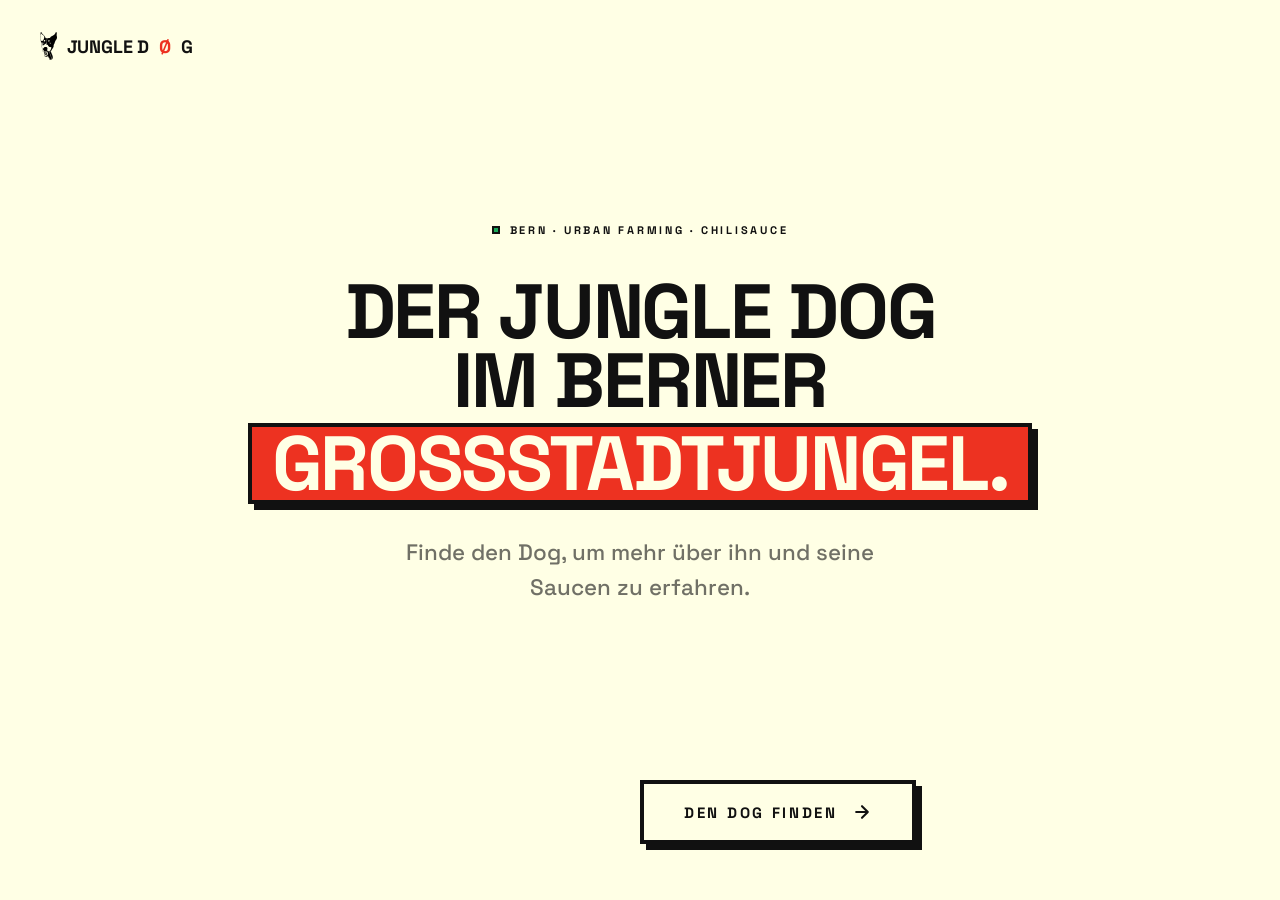
<file: intro.html>
<!DOCTYPE html>
<html lang="de">
<head>
<meta charset="UTF-8">
<meta name="viewport" content="width=device-width, initial-scale=1.0">
<title>JUNGLE DØG — Bern</title>
<link rel="preconnect" href="https://fonts.googleapis.com">
<link rel="preconnect" href="https://fonts.gstatic.com" crossorigin>
<link href="https://fonts.googleapis.com/css2?family=Space+Grotesk:wght@400;500;700;900&display=swap" rel="stylesheet">
<style>
*, *::before, *::after { margin: 0; padding: 0; box-sizing: border-box; }

:root {
  --beige: #FFFFE5;
  --red:   #ED3221;
  --green: #1AAA5A;
  --dark:  #111111;
  --font:  'Space Grotesk', sans-serif;
}

html, body {
  width: 100%; height: 100%;
  overflow: hidden;
  background: var(--beige);
  font-family: var(--font);
}

/* ── BACKGROUND IMAGE (zooms on click) ── */
#bg {
  position: fixed;
  inset: 0;
  background-image: url('uploads/jungle-dog-in-bern.png');
  background-size: cover;
  background-position: center;
  transform: scale(1);
  transform-origin: center center;
  transition: transform 1.4s cubic-bezier(0.4, 0, 0.2, 1),
              opacity   1.4s cubic-bezier(0.4, 0, 0.2, 1);
  opacity: 0;
  will-change: transform, opacity;
  z-index: 0;
}
#bg.zooming {
  transform: scale(1.12);
  opacity: 1;
}

/* ── INTRO LAYER ── */
#intro {
  position: fixed;
  inset: 0;
  z-index: 10;
  background: var(--beige);
  display: flex;
  flex-direction: column;
  align-items: center;
  justify-content: center;
  text-align: center;
  padding: 48px 24px 120px;
  transition: opacity 0.6s ease 0.8s;
}
#intro.hidden {
  opacity: 0;
  pointer-events: none;
}

/* ── EYEBROW ── */
.intro-eyebrow {
  display: inline-flex;
  align-items: center;
  gap: 10px;
  font-size: 11px;
  font-weight: 900;
  letter-spacing: 0.25em;
  text-transform: uppercase;
  color: var(--dark);
  opacity: 0;
  transform: translateY(15px);
  animation: fadeUp 0.75s cubic-bezier(0.645, 0.045, 0.355, 1) 0.2s forwards;
  margin-bottom: 40px;
}
.eyebrow-dot {
  width: 8px; height: 8px;
  background: var(--green);
  border: 2px solid var(--dark);
  flex-shrink: 0;
}

/* ── TITLE ── */
.intro-title {
  font-size: clamp(2.2rem, 6vw, 7rem);
  font-weight: 900;
  line-height: 0.9;
  letter-spacing: -0.03em;
  text-transform: uppercase;
  color: var(--dark);
  max-width: 900px;
  opacity: 0;
  transform: translateY(15px);
  animation: fadeUp 0.75s cubic-bezier(0.645, 0.045, 0.355, 1) 0.45s forwards;
  margin-bottom: 32px;
}
.intro-title .hl {
  display: inline-block;
  background: var(--red);
  color: var(--beige);
  border: 4px solid var(--dark);
  box-shadow: 6px 6px 0 var(--dark);
  padding: 2px 20px;
  margin-top: 8px;
}

/* ── SUBTITLE ── */
.intro-sub {
  font-size: clamp(1rem, 2vw, 1.4rem);
  font-weight: 500;
  line-height: 1.55;
  color: rgba(17,17,17,0.6);
  max-width: 520px;
  opacity: 0;
  transform: translateY(15px);
  animation: fadeUp 0.75s cubic-bezier(0.645, 0.045, 0.355, 1) 0.7s forwards;
}

/* ── BUTTON (fixed bottom, like Max Mara) ── */
.intro-btn-wrap {
  position: fixed;
  bottom: clamp(32px, 5vw, 56px);
  left: 50%;
  transform: translateX(-50%);
  z-index: 20;
  opacity: 0;
  animation: fadeUp 0.75s cubic-bezier(0.645, 0.045, 0.355, 1) 1.0s forwards;
}
.intro-btn-wrap.hidden {
  opacity: 0 !important;
  pointer-events: none;
  transition: opacity 0.4s ease;
}

.intro-btn {
  display: inline-flex;
  align-items: center;
  gap: 14px;
  font-family: var(--font);
  font-size: clamp(12px, 1.4vw, 15px);
  font-weight: 900;
  letter-spacing: 0.18em;
  text-transform: uppercase;
  text-decoration: none;
  color: var(--dark);
  background: var(--beige);
  border: 4px solid var(--dark);
  box-shadow: 6px 6px 0 var(--dark);
  padding: 18px 40px;
  cursor: pointer;
  white-space: nowrap;
  transition: box-shadow 0.2s ease, transform 0.2s ease;
}
.intro-btn:hover {
  box-shadow: 2px 2px 0 var(--dark);
  transform: translate(4px, 4px);
}
.intro-btn svg {
  transition: transform 0.3s ease;
}
.intro-btn:hover svg {
  transform: translateX(4px);
}

/* ── LOGO (top left) ── */
.intro-logo {
  position: fixed;
  top: 32px;
  left: 40px;
  z-index: 20;
  font-size: 18px;
  font-weight: 900;
  letter-spacing: -0.01em;
  text-transform: uppercase;
  color: var(--dark);
  text-decoration: none;
  display: flex;
  align-items: center;
  gap: 10px;
  opacity: 0;
  animation: fadeUp 0.6s ease 0.1s forwards;
}
.intro-logo img { height: 28px; width: auto; }
.intro-logo .ø { color: var(--red); }

/* ── ANIMATION ── */
@keyframes fadeUp {
  from { opacity: 0; transform: translateY(15px); }
  to   { opacity: 1; transform: translateY(0); }
}

@media (prefers-reduced-motion: reduce) {
  .intro-eyebrow, .intro-title, .intro-sub, .intro-btn-wrap, .intro-logo {
    animation: none;
    opacity: 1;
    transform: none;
  }
  #bg { transition: none; }
}
</style>
</head>
<body>

<div id="bg"></div>

<a href="/map" class="intro-logo" aria-label="Jungle Dog Startseite">
  <img src="uploads/jungle-dog-logo.svg" alt="Jungle Dog Logo">
  JUNGLE D<span class="ø">Ø</span>G
</a>

<div id="intro">
  <div class="intro-eyebrow">
    <span class="eyebrow-dot"></span>
    Bern · Urban Farming · Chilisauce
  </div>
  <h1 class="intro-title">
    Der Jungle Dog<br>
    im Berner<br>
    <span class="hl">Grossstadtjungel.</span>
  </h1>
  <p class="intro-sub">
    Finde den Dog, um mehr über ihn und seine Saucen zu erfahren.
  </p>
</div>

<div class="intro-btn-wrap" id="btn-wrap">
  <a href="/" class="intro-btn" id="cta-btn">
    Den Dog finden
    <svg width="20" height="20" viewBox="0 0 24 24" fill="none">
      <path d="M5 12H19M19 12L12 5M19 12L12 19" stroke="currentColor" stroke-width="2.5" stroke-linecap="round" stroke-linejoin="round"/>
    </svg>
  </a>
</div>

<script>
const btn    = document.getElementById('cta-btn');
const intro  = document.getElementById('intro');
const btnWrap = document.getElementById('btn-wrap');
const bg     = document.getElementById('bg');

btn.addEventListener('click', function(e) {
  e.preventDefault();
  const dest = btn.getAttribute('href');

  // 1. Fade out text + button
  intro.classList.add('hidden');
  btnWrap.classList.add('hidden');

  // 2. Zoom in background image
  requestAnimationFrame(() => {
    bg.classList.add('zooming');
  });

  // 3. Navigate after animation
  setTimeout(() => {
    window.location.href = dest;
  }, 1400);
});
</script>

</body>
</html>
</file>
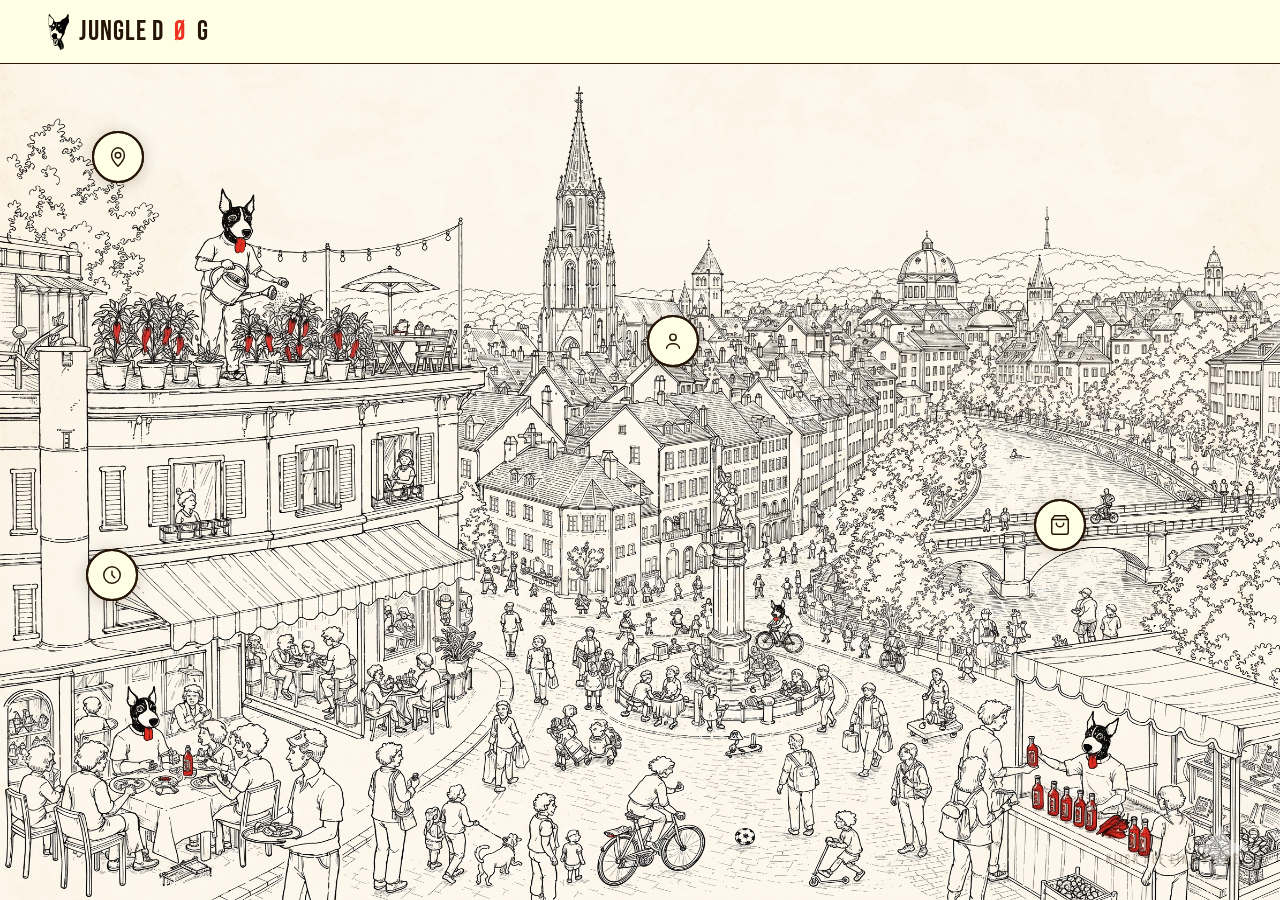
<file: Landing Page.html>
<!DOCTYPE html>
<html lang="de">
<head>
<meta charset="UTF-8">
<meta name="viewport" content="width=device-width, initial-scale=1.0">
<title>JUNGLE DØG — Bern</title>
<link rel="preconnect" href="https://fonts.googleapis.com">
<link rel="preconnect" href="https://fonts.gstatic.com" crossorigin>
<link href="https://fonts.googleapis.com/css2?family=Bebas+Neue&family=Outfit:wght@300;400;500;600&display=swap" rel="stylesheet">
<style>
*, *::before, *::after { margin: 0; padding: 0; box-sizing: border-box; }

:root {
  --beige: #FFFFE5;
  --red:   #ED3221;
  --dark:  #261507;
  --mid:   #7A6A55;
  --font-display: 'Bebas Neue', sans-serif;
  --font-body:    'Outfit', sans-serif;
}

html, body {
  width: 100%; height: 100%;
  overflow: hidden;
  background: var(--beige);
}

/* ── NAV ── */
nav {
  position: fixed;
  top: 0; left: 0; right: 0;
  z-index: 100;
  display: flex;
  align-items: center;
  justify-content: space-between;
  padding: 0 48px;
  height: 64px;
  background: var(--beige);
  border-bottom: 1.5px solid var(--dark);
}
.nav-logo {
  font-family: var(--font-display);
  font-size: 28px;
  letter-spacing: 0.04em;
  color: var(--dark);
  text-decoration: none;
  display: flex;
  align-items: center;
  gap: 10px;
}
.nav-logo img { height: 36px; width: auto; }
.nav-logo span { color: var(--red); }

/* ── HERO ── */
#hero {
  position: fixed;
  top: 64px; left: 0; right: 0; bottom: 0;
  overflow: hidden;
  background: #F5F0E0;
}
#hero-img {
  width: 100%; height: 100%;
  object-fit: fill;
  display: block;
}

/* ── HOTSPOTS ── */
.hotspot {
  position: absolute;
  display: flex;
  flex-direction: column;
  align-items: center;
  text-decoration: none;
  cursor: pointer;
}
.hotspot-ring {
  width: 52px; height: 52px;
  border-radius: 50%;
  border: 2px solid var(--dark);
  background: var(--beige);
  display: flex; align-items: center; justify-content: center;
  transition: background 0.25s, transform 0.25s;
  box-shadow: 0 2px 16px rgba(38,21,7,0.22);
}
.hotspot-ring svg { width: 22px; height: 22px; }
.hotspot::before {
  content: '';
  position: absolute;
  top: 0; left: 50%;
  transform: translateX(-50%);
  width: 52px; height: 52px;
  border-radius: 50%;
  border: 2px solid var(--dark);
  animation: pulseHot 2.2s ease-out infinite;
  pointer-events: none;
}
.hotspot:nth-child(2)::before { animation-delay: 0.55s; }
.hotspot:nth-child(3)::before { animation-delay: 1.1s; }
.hotspot:nth-child(4)::before { animation-delay: 1.65s; }
@keyframes pulseHot {
  0%   { opacity: 0.65; transform: translateX(-50%) scale(1); }
  100% { opacity: 0;    transform: translateX(-50%) scale(2.4); }
}
.hotspot:hover .hotspot-ring {
  background: var(--dark);
  transform: scale(1.15);
}
.hotspot:hover .hotspot-ring svg path,
.hotspot:hover .hotspot-ring svg rect,
.hotspot:hover .hotspot-ring svg circle,
.hotspot:hover .hotspot-ring svg line,
.hotspot:hover .hotspot-ring svg polyline { stroke: var(--beige) !important; }

.hotspot-label {
  margin-top: 9px;
  font-family: var(--font-body);
  font-size: 11px;
  font-weight: 700;
  letter-spacing: 0.14em;
  text-transform: uppercase;
  color: var(--dark);
  background: var(--beige);
  padding: 4px 11px;
  border: 1.5px solid var(--dark);
  white-space: nowrap;
  opacity: 0;
  transform: translateY(5px);
  transition: opacity 0.2s, transform 0.2s;
  pointer-events: none;
}
.hotspot:hover .hotspot-label {
  opacity: 1;
  transform: translateY(0);
}

/* Hotspot positions */
#hs-anbau   { top: 8%;  left: 6%; }
#hs-about   { top: 30%; left: 45%; }
#hs-gastro  { top: 58%; left: 5%; }
#hs-shop    { top: 52%; left: 80%; }

/* ── CORNER TAG ── */
.corner-tag {
  position: fixed;
  bottom: 32px;
  right: 40px;
  font-family: var(--font-display);
  font-size: 13px;
  letter-spacing: 0.18em;
  color: var(--mid);
  text-transform: uppercase;
  pointer-events: none;
  animation: fadeTag 3s ease 1s both;
}
@keyframes fadeTag {
  0%   { opacity: 0; transform: translateY(6px); }
  30%  { opacity: 1; transform: translateY(0); }
  70%  { opacity: 1; }
  100% { opacity: 0.4; }
}
</style>
</head>
<body>

<nav>
  <a href="Landing Page.html" class="nav-logo">
    <img src="uploads/Jungle Dog Logo.svg" alt="Jungle Dog Logo">
    JUNGLE D<span>Ø</span>G
  </a>
</nav>

<section id="hero">
  <img id="hero-img" src="uploads/jungle-dog-in-bern.png" alt="Jungle Dog in Bern">

  <!-- Anbau -->
  <a class="hotspot" id="hs-anbau" href="anbau.html">
    <div class="hotspot-ring">
      <svg viewBox="0 0 24 24" fill="none">
        <path d="M12 2C8 2 5 6 5 10C5 15 12 22 12 22C12 22 19 15 19 10C19 6 16 2 12 2Z" stroke="#261507" stroke-width="1.6" stroke-linecap="round" stroke-linejoin="round"/>
        <circle cx="12" cy="10" r="3" stroke="#261507" stroke-width="1.6"/>
      </svg>
    </div>
    <span class="hotspot-label">Anbau →</span>
  </a>

  <!-- Über den Jungle Dog -->
  <a class="hotspot" id="hs-about" href="about.html">
    <div class="hotspot-ring">
      <svg viewBox="0 0 24 24" fill="none">
        <circle cx="12" cy="8" r="3.5" stroke="#261507" stroke-width="1.6"/>
        <path d="M5 20C5 17 8 15 12 15C16 15 19 17 19 20" stroke="#261507" stroke-width="1.6" stroke-linecap="round"/>
      </svg>
    </div>
    <span class="hotspot-label">Über den Jungle Dog →</span>
  </a>

  <!-- Partner -->
  <a class="hotspot" id="hs-gastro" href="partner.html">
    <div class="hotspot-ring">
      <svg viewBox="0 0 24 24" fill="none">
        <circle cx="12" cy="12" r="9" stroke="#261507" stroke-width="1.6"/>
        <path d="M12 8V12L15 15" stroke="#261507" stroke-width="1.6" stroke-linecap="round"/>
      </svg>
    </div>
    <span class="hotspot-label">Partner →</span>
  </a>

  <!-- Shop -->
  <a class="hotspot" id="hs-shop" href="shop.html">
    <div class="hotspot-ring">
      <svg viewBox="0 0 24 24" fill="none">
        <path d="M6 2L3 6V20C3 21.1 3.9 22 5 22H19C20.1 22 21 21.1 21 20V6L18 2H6Z" stroke="#261507" stroke-width="1.6" stroke-linecap="round" stroke-linejoin="round"/>
        <line x1="3" y1="6" x2="21" y2="6" stroke="#261507" stroke-width="1.6" stroke-linecap="round"/>
        <path d="M16 10C16 12.2 14.2 14 12 14C9.8 14 8 12.2 8 10" stroke="#261507" stroke-width="1.6" stroke-linecap="round"/>
      </svg>
    </div>
    <span class="hotspot-label">Shop →</span>
  </a>
</section>

<div class="corner-tag">Klick auf eine Szene</div>

</body>
</html>
</file>
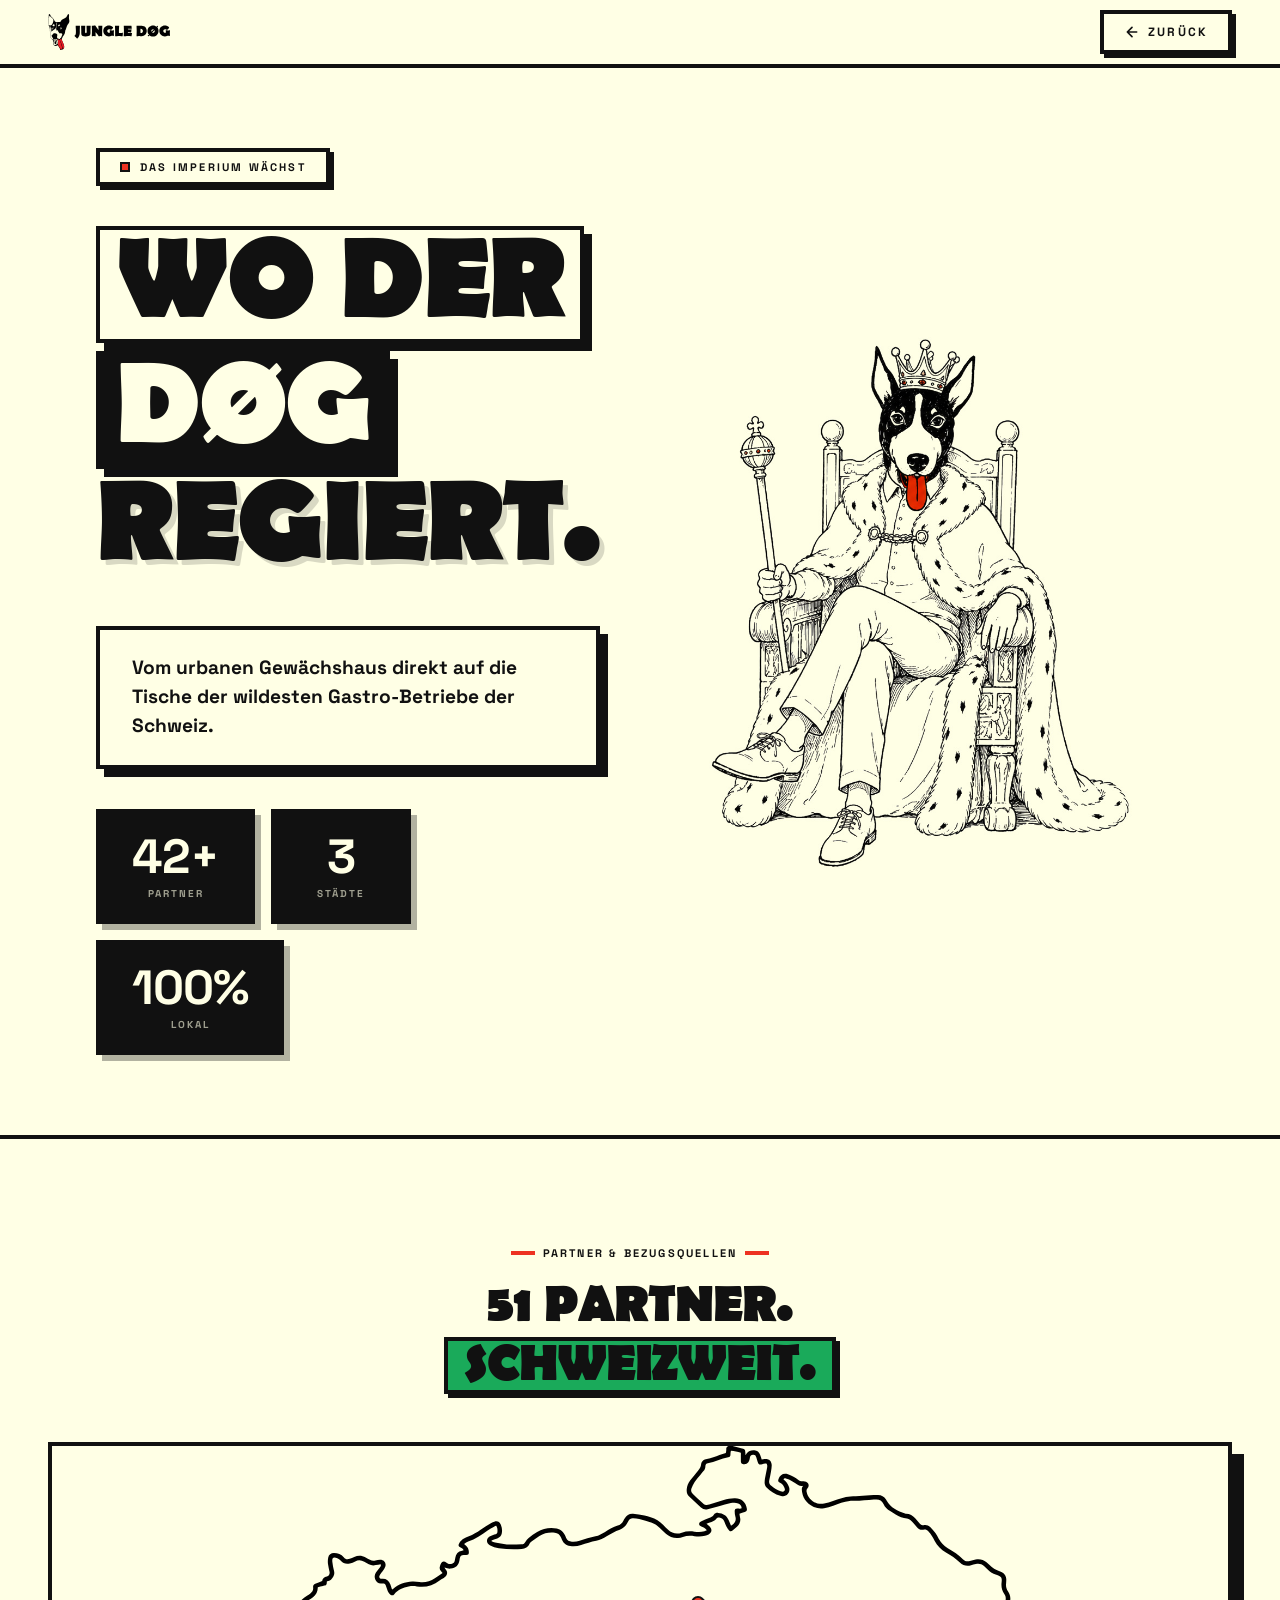
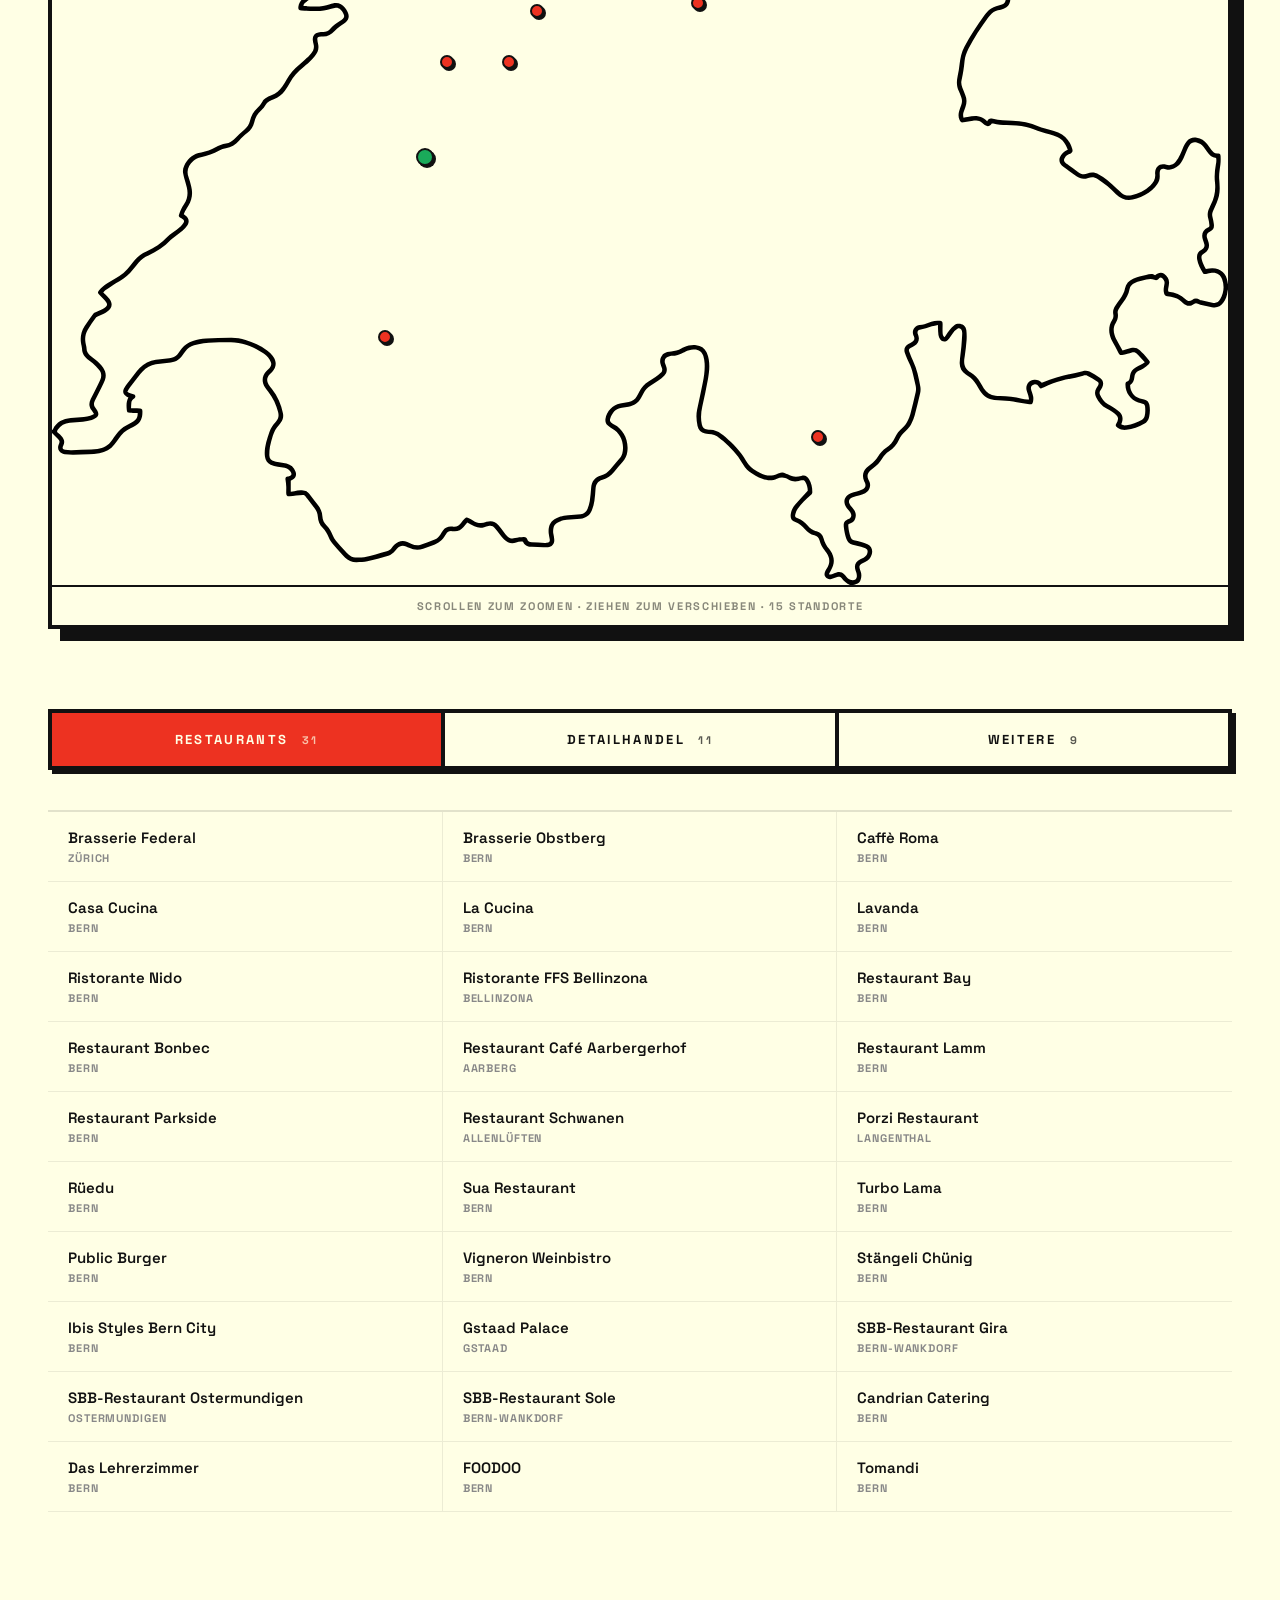
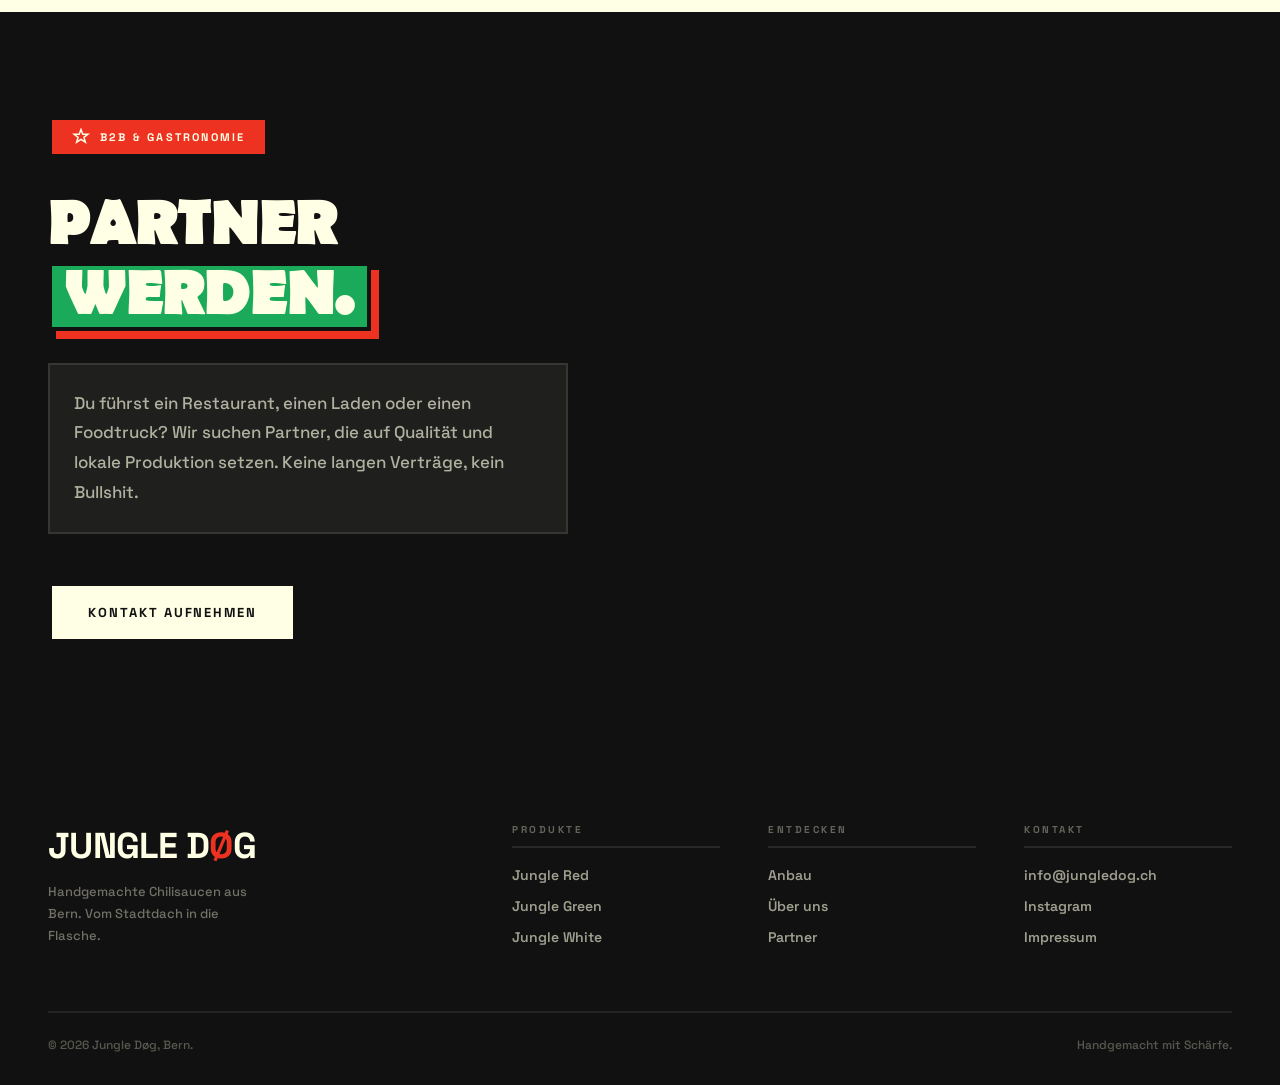
<file: partner.html>
<!DOCTYPE html>
<html lang="de">
<head>
<meta charset="UTF-8">
<meta name="viewport" content="width=device-width, initial-scale=1.0">
<title>Partner — JUNGLE DØG</title>
<link rel="preconnect" href="https://fonts.googleapis.com">
<link rel="preconnect" href="https://fonts.gstatic.com" crossorigin>
<link href="https://fonts.googleapis.com/css2?family=Space+Grotesk:wght@400;500;700;900&display=swap" rel="stylesheet">
<style>
@font-face {
  font-family: 'Berlin Sans FB Bold';
  font-style: normal;
  font-weight: 700;
  src: url('font/berlin-sans-fb-webfont/BRLNSB.woff') format('woff');
  font-display: swap;
}

*, *::before, *::after { margin: 0; padding: 0; box-sizing: border-box; }

:root {
  --red:   #ED3221;
  --green: #1AAA5A;
  --beige: #FFFFE5;
  --dark:  #111111;
  --font:  'Space Grotesk', sans-serif;
  --shadow:    4px 4px 0px var(--dark);
  --shadow-lg: 8px 8px 0px var(--dark);
  --shadow-xl: 12px 12px 0px var(--dark);
}

body {
  background: var(--beige);
  color: var(--dark);
  font-family: var(--font);
  overflow-x: hidden;
}

/* ── NAV ── */
nav {
  position: fixed; top: 0; left: 0; right: 0; z-index: 100;
  display: flex; align-items: center; justify-content: space-between;
  padding: 0 48px; height: 68px;
  background: var(--beige); border-bottom: 4px solid var(--dark);
}
.nav-logo {
  font-size: 22px; font-weight: 900; letter-spacing: -0.02em;
  text-transform: uppercase; color: var(--dark); text-decoration: none;
  display: flex; align-items: center; gap: 12px;
}
.nav-logo img { height: 36px; width: auto; max-width: 220px; }
.nav-logo .ø { color: var(--red); }
.nav-back {
  display: inline-flex; align-items: center; gap: 8px;
  font-size: 12px; font-weight: 900; letter-spacing: 0.18em;
  text-transform: uppercase; color: var(--dark); text-decoration: none;
  padding: 10px 20px; border: 4px solid var(--dark);
  box-shadow: var(--shadow); transition: transform 0.15s, box-shadow 0.15s, background 0.15s, color 0.15s;
  cursor: pointer;
}
.nav-back:hover { transform: translate(4px, 4px); box-shadow: none; background: var(--dark); color: var(--beige); }
.nav-back svg { width: 16px; height: 16px; }

main { padding-top: 68px; }
.section-inner { max-width: 1300px; margin: 0 auto; padding: 0 48px; }

/* ── HERO ── */
#hero {
  background: var(--beige);
  border-bottom: 4px solid var(--dark);
  padding: 80px 48px 80px;
  position: relative; overflow: hidden;
}
.hero-layout {
  display: grid;
  grid-template-columns: 1fr 2.5fr;
  gap: 48px;
  align-items: center;
}
.hero-img-wrap {
  overflow: hidden;
}
.hero-img-wrap img {
  width: 100%;
  height: 100%;
  object-fit: cover;
  display: block;
}
.hero-tag {
  display: inline-flex; align-items: center; gap: 10px;
  background: var(--beige); border: 4px solid var(--dark);
  box-shadow: var(--shadow); padding: 8px 20px;
  font-size: 11px; font-weight: 900; letter-spacing: 0.2em;
  text-transform: uppercase; margin-bottom: 40px;
}
.hero-tag-dot { width: 10px; height: 10px; background: var(--red); border: 2px solid var(--dark); flex-shrink: 0; }
h1 {
  font-family: 'Berlin Sans FB Bold', var(--font);
  font-size: clamp(3.5rem, 9vw, 9rem); font-weight: 700;
  line-height: 0.88; text-transform: uppercase; letter-spacing: -0.02em;
  margin-bottom: 48px;
}
h1 .line-box {
  display: inline-block; padding: 4px 16px;
  border: 4px solid var(--dark); box-shadow: var(--shadow-lg);
  margin-bottom: 8px;
}
h1 .line-beige { background: var(--beige); }
h1 .line-dark { background: var(--dark); color: var(--beige); }
h1 .line-outline { color: var(--dark); text-shadow: 5px 5px 0 rgba(0,0,0,0.15); }
.hero-sub {
  max-width: 680px; background: var(--beige); border: 4px solid var(--dark);
  box-shadow: var(--shadow-lg); padding: 24px 32px;
  font-size: clamp(1rem, 2vw, 1.2rem); font-weight: 700; line-height: 1.5;
}
.stats-row {
  display: flex; gap: 16px; margin-top: 40px; flex-wrap: wrap;
}
.stat-block {
  background: var(--dark); color: var(--beige);
  border: 4px solid var(--dark); box-shadow: 6px 6px 0 rgba(0,0,0,0.3);
  padding: 20px 32px; text-align: center; min-width: 140px;
}
.stat-block .num { font-size: 48px; font-weight: 900; line-height: 1; letter-spacing: -0.02em; }
.stat-block .label { font-size: 10px; font-weight: 900; letter-spacing: 0.2em; text-transform: uppercase; color: rgba(255,255,229,0.6); margin-top: 6px; }

/* ── PARTNER SECTION ── */
#partner { padding: 100px 0; border-bottom: 4px solid var(--dark); }

.eyebrow {
  display: inline-flex; align-items: center; gap: 8px;
  font-size: 11px; font-weight: 900; letter-spacing: 0.2em;
  text-transform: uppercase; color: var(--dark); margin-bottom: 24px;
}
.eyebrow-bar { width: 24px; height: 4px; background: var(--red); }

h2 {
  font-family: 'Berlin Sans FB Bold', var(--font);
  font-size: clamp(2.5rem, 5vw, 5.5rem); font-weight: 700;
  text-transform: uppercase; line-height: 0.88; letter-spacing: -0.02em;
  margin-bottom: 64px;
}
h2 .hl-green {
  display: inline-block; background: var(--green);
  border: 4px solid var(--dark); box-shadow: var(--shadow);
  padding: 2px 12px; margin-top: 8px;
}

.partner-header { text-align: center; margin-bottom: 48px; }
.partner-header .eyebrow { justify-content: center; }
.partner-header h2 { margin-bottom: 0; }

/* map */
.map-wrap {
  border: 4px solid var(--dark); box-shadow: var(--shadow-xl);
  background: var(--beige); overflow: hidden;
  margin-bottom: 80px;
}
.map-stage {
  position: relative; width: 100%;
  aspect-ratio: 1091.28 / 686.16;
  background: var(--beige);
  touch-action: none;
  will-change: transform;
}
.map-bg {
  position: absolute; inset: 0; width: 100%; height: 100%;
  display: block; pointer-events: none;
}
.map-pin {
  position: absolute; transform: translate(-50%, -100%);
  cursor: pointer; z-index: 2;
}
.map-pin .pin-dot {
  width: 14px; height: 14px; border-radius: 50%;
  background: var(--red); border: 2.5px solid var(--dark);
  box-shadow: 2px 2px 0 var(--dark);
  transition: transform 0.15s ease;
}
.map-pin.bern .pin-dot { width: 18px; height: 18px; background: var(--green); }
.map-pin:hover { z-index: 10; }
.map-pin:hover .pin-dot { transform: scale(1.35); }
.map-pin .pin-label {
  position: absolute; left: 50%; bottom: calc(100% + 6px);
  transform: translateX(-50%);
  background: var(--dark); color: var(--beige);
  font-size: 11px; font-weight: 900; letter-spacing: 0.06em;
  padding: 6px 10px; white-space: nowrap;
  border: 2px solid var(--dark); box-shadow: 3px 3px 0 var(--red);
  opacity: 0; pointer-events: none;
  transition: opacity 0.15s ease, transform 0.15s ease;
}
.map-pin:hover .pin-label { opacity: 1; transform: translateX(-50%) translateY(-2px); }
.map-caption {
  font-size: 11px; font-weight: 900; letter-spacing: 0.15em;
  text-transform: uppercase; color: rgba(17,17,17,0.5);
  text-align: center; padding: 12px;
  border-top: 2px solid var(--dark); background: var(--beige);
}

/* tabs */
.partner-tabs {
  display: flex; gap: 0;
  border: 4px solid var(--dark);
  box-shadow: var(--shadow);
  margin-bottom: 40px;
  background: var(--beige);
}
.partner-tab {
  flex: 1; padding: 18px 16px;
  font-family: var(--font); font-size: 13px; font-weight: 900;
  letter-spacing: 0.18em; text-transform: uppercase;
  background: var(--beige); color: var(--dark);
  border: 0; border-right: 4px solid var(--dark);
  cursor: pointer; transition: background 0.15s ease, color 0.15s ease;
}
.partner-tab:last-child { border-right: 0; }
.partner-tab:hover { background: rgba(17,17,17,0.06); }
.partner-tab.active { background: var(--red); color: var(--beige); }
.partner-tab .tab-count {
  display: inline-block; margin-left: 8px;
  font-size: 11px; opacity: 0.7;
}

/* partner list as 3-column grid */
.partner-panel { display: none; }
.partner-panel.active { display: block; }
.partner-grid {
  display: grid;
  grid-template-columns: repeat(3, 1fr);
  gap: 0;
  border-top: 2px solid rgba(17,17,17,0.12);
}
.partner-item {
  display: flex; flex-direction: column; align-items: flex-start;
  gap: 4px;
  padding: 16px 20px;
  border-bottom: 1px solid rgba(17,17,17,0.08);
  border-right: 1px solid rgba(17,17,17,0.08);
  font-size: 15px; font-weight: 600; color: var(--dark);
}
.partner-item:nth-child(3n) { border-right: 0; }
.partner-city { font-size: 11px; font-weight: 700; color: #888; letter-spacing: 0.08em; text-transform: uppercase; }
.partner-new {
  font-size: 10px; font-weight: 900; letter-spacing: 0.12em;
  text-transform: uppercase; color: var(--beige);
  background: var(--green); border: 2px solid var(--dark);
  padding: 3px 10px;
}
.partner-note { font-size: 13px; font-weight: 500; color: #999; font-style: italic; line-height: 1.6; margin-top: 8px; }
.partner-item a { color: var(--dark); text-decoration: none; font-weight: 600; transition: color 0.15s; }
.partner-item a:hover { color: var(--red); }

/* ── CTA BAND ── */
#partner-cta {
  background: var(--dark);
  padding: 100px 0;
  border-bottom: 4px solid var(--dark);
}
.cta-inner { max-width: 860px; }
.cta-tag {
  display: inline-flex; align-items: center; gap: 10px;
  background: var(--red); color: var(--beige);
  border: 4px solid var(--dark); box-shadow: var(--shadow);
  padding: 8px 20px; font-size: 11px; font-weight: 900;
  letter-spacing: 0.2em; text-transform: uppercase; margin-bottom: 40px;
}
#partner-cta h2 {
  color: var(--beige); margin-bottom: 32px;
}
#partner-cta h2 .hl-green { box-shadow: 8px 8px 0 var(--red); }
#partner-cta p {
  color: rgba(255,255,229,0.65); font-size: 17px; font-weight: 500;
  line-height: 1.75; max-width: 520px; margin-bottom: 48px;
  background: rgba(255,255,229,0.06); border: 2px solid rgba(255,255,229,0.1);
  padding: 24px;
}
.btn {
  display: inline-flex; align-items: center; gap: 12px;
  font-size: 13px; font-weight: 900; letter-spacing: 0.15em;
  text-transform: uppercase; text-decoration: none;
  padding: 18px 36px; border: 4px solid var(--dark);
  box-shadow: var(--shadow); cursor: pointer;
  transition: transform 0.15s, box-shadow 0.15s, background 0.15s, color 0.15s;
}
.btn:hover { transform: translate(4px, 4px); box-shadow: none; }
.btn-beige { background: var(--beige); color: var(--dark); }
.btn-beige:hover { background: var(--red); color: var(--beige); }

/* ── FOOTER ── */
footer { background: var(--dark); border-top: 4px solid var(--dark); padding: 72px 0 32px; }
.footer-inner { max-width: 1300px; margin: 0 auto; padding: 0 48px; }
.footer-grid { display: grid; grid-template-columns: 2fr 1fr 1fr 1fr; gap: 48px; margin-bottom: 64px; }
.footer-brand { font-size: 36px; font-weight: 900; text-transform: uppercase; color: var(--beige); margin-bottom: 12px; letter-spacing: -0.02em; }
.footer-brand .ø { color: var(--red); }
.footer-tagline { font-size: 13px; color: rgba(255,255,229,0.4); line-height: 1.7; font-weight: 500; max-width: 220px; }
.footer-col h4 { font-size: 10px; font-weight: 900; letter-spacing: 0.25em; text-transform: uppercase; color: rgba(255,255,229,0.35); margin-bottom: 16px; border-bottom: 2px solid rgba(255,255,229,0.1); padding-bottom: 10px; }
.footer-col ul { list-style: none; display: flex; flex-direction: column; gap: 10px; }
.footer-col ul li a { font-size: 14px; font-weight: 600; color: rgba(255,255,229,0.6); text-decoration: none; transition: color 0.15s; }
.footer-col ul li a:hover { color: var(--beige); }
.footer-bottom { border-top: 2px solid rgba(255,255,229,0.08); padding-top: 24px; display: flex; justify-content: space-between; }
.footer-copy { font-size: 12px; color: rgba(255,255,229,0.3); font-weight: 500; }

.reveal { opacity: 0; transform: translateY(40px); transition: opacity 0.7s ease, transform 0.7s ease; }
.reveal.visible { opacity: 1; transform: translateY(0); }
.reveal-left { transform: translateX(-50px); opacity: 0; transition: opacity 0.7s ease, transform 0.7s ease; }
.reveal-right { transform: translateX(50px); opacity: 0; transition: opacity 0.7s ease, transform 0.7s ease; }
.reveal-left.visible, .reveal-right.visible { transform: translateX(0); opacity: 1; }

@media (max-width: 900px) {
  nav { padding: 0 24px; }
  #hero { padding: 60px 24px; }
  .section-inner { padding: 0 24px; }
  .hero-layout { grid-template-columns: 1fr; gap: 48px; }
  .partner-grid { grid-template-columns: repeat(2, 1fr); }
  .partner-item:nth-child(3n) { border-right: 1px solid rgba(17,17,17,0.08); }
  .partner-item:nth-child(2n) { border-right: 0; }
  .partner-tab { padding: 14px 8px; font-size: 11px; letter-spacing: 0.1em; }
  .footer-grid { grid-template-columns: 1fr 1fr; gap: 32px; }
  h1 { font-size: clamp(3rem, 12vw, 5rem); }
}
@media (max-width: 600px) {
  .partner-grid { grid-template-columns: 1fr; }
  .partner-item { border-right: 0 !important; }
  .footer-grid { grid-template-columns: 1fr; }
  .stats-row { gap: 12px; }
}
@media (prefers-reduced-motion: reduce) {
  .reveal, .reveal-left, .reveal-right { transition: none; }
}
</style>
</head>
<body>

<nav>
  <a href="/" class="nav-logo">
    <img src="Bilder/Logo/jungle-dog-logo-mit-schrift.svg" alt="Jungle Dog Logo">
  </a>
  <a href="/map" class="nav-back">
    <svg viewBox="0 0 24 24" fill="none"><path d="M19 12H5M5 12L12 19M5 12L12 5" stroke="currentColor" stroke-width="2.5" stroke-linecap="round" stroke-linejoin="round"/></svg>
    Zurück
  </a>
</nav>

<main>

  <!-- HERO -->
  <section id="hero">
    <div class="section-inner">
      <div class="hero-layout">
        <div>
          <div class="hero-tag">
            <span class="hero-tag-dot"></span>
            Das Imperium wächst
          </div>
          <h1>
            <span class="line-box line-beige">Wo der</span><br>
            <span class="line-box line-dark">Døg</span><br>
            <span class="line-outline">regiert.</span>
          </h1>
          <div class="hero-sub">
            Vom urbanen Gewächshaus direkt auf die Tische der wildesten Gastro-Betriebe der Schweiz.
          </div>
          <div class="stats-row">
            <div class="stat-block">
              <div class="num">42+</div>
              <div class="label">Partner</div>
            </div>
            <div class="stat-block">
              <div class="num">3</div>
              <div class="label">Städte</div>
            </div>
            <div class="stat-block">
              <div class="num">100%</div>
              <div class="label">Lokal</div>
            </div>
          </div>
        </div>
        <div class="hero-img-wrap">
          <img src="Bilder/Webseite/König Dog.jpg" alt="König Døg">
        </div>
      </div>
    </div>
  </section>

  <!-- PARTNER MAP + LIST -->
  <section id="partner">
    <div class="section-inner">
      <div class="partner-header reveal">
        <div class="eyebrow"><span class="eyebrow-bar"></span> Partner &amp; Bezugsquellen <span class="eyebrow-bar"></span></div>
        <h2 style="font-size: clamp(2rem, 4vw, 3.5rem);">51 Partner.<br><span class="hl-green" style="display:inline-block; background: var(--green); border: 4px solid var(--dark); box-shadow: var(--shadow); padding: 2px 16px; margin-top: 8px;">Schweizweit.</span></h2>
      </div>

      <div class="reveal">
        <div class="map-wrap">
            <div class="map-stage">
              <img class="map-bg" src="Bilder/Webseite/Schweiz.svg" alt="Karte der Schweiz">
              <!-- Pins: left/top in % of map-stage. Coords based on Schweiz.svg viewBox 1091.28 x 686.16 -->
              <div class="map-pin bern" style="left:31.7%; top:43.3%;">
                <div class="pin-dot"></div>
                <div class="pin-label">Bern · 34 Partner ★</div>
              </div>
              <div class="map-pin" style="left:54.9%; top:22.2%;">
                <div class="pin-dot"></div>
                <div class="pin-label">Zürich · Brasserie Federal</div>
              </div>
              <div class="map-pin" style="left:65.1%; top:80.9%;">
                <div class="pin-dot"></div>
                <div class="pin-label">Bellinzona · Ristorante FFS</div>
              </div>
              <div class="map-pin" style="left:28.3%; top:67.3%;">
                <div class="pin-dot"></div>
                <div class="pin-label">Gstaad · Gstaad Palace</div>
              </div>
              <div class="map-pin" style="left:38.9%; top:30.2%;">
                <div class="pin-dot"></div>
                <div class="pin-label">Langenthal · Porzi Restaurant</div>
              </div>
              <div class="map-pin" style="left:33.6%; top:30.2%;">
                <div class="pin-dot"></div>
                <div class="pin-label">Solothurn · Rauchs Gewürze &amp; Tee</div>
              </div>
              <div class="map-pin" style="left:41.2%; top:23.2%;">
                <div class="pin-dot"></div>
                <div class="pin-label">Olten · Marktecke</div>
              </div>
              <div class="map-pin" style="left:32.5%; top:43.3%;">
                <div class="pin-dot"></div>
                <div class="pin-label">Ostermundigen · SBB-Restaurant</div>
              </div>
              <div class="map-pin" style="left:32.1%; top:42.3%;">
                <div class="pin-dot"></div>
                <div class="pin-label">Bern-Wankdorf · SBB Gira &amp; Sole</div>
              </div>
              <div class="map-pin" style="left:31.1%; top:44.9%;">
                <div class="pin-dot"></div>
                <div class="pin-label">Liebefeld · WORKSPACE &amp; MORE</div>
              </div>
              <div class="map-pin" style="left:30.6%; top:41.2%;">
                <div class="pin-dot"></div>
                <div class="pin-label">Uettligen · Chäs &amp; So</div>
              </div>
              <div class="map-pin" style="left:28.0%; top:38.8%;">
                <div class="pin-dot"></div>
                <div class="pin-label">Aarberg · Restaurant Café Aarbergerhof</div>
              </div>
              <div class="map-pin" style="left:33.8%; top:31.6%;">
                <div class="pin-dot"></div>
                <div class="pin-label">Lüterkofen · Erlebnishof</div>
              </div>
              <div class="map-pin" style="left:24.2%; top:43.7%;">
                <div class="pin-dot"></div>
                <div class="pin-label">Greng · Atelier Greng</div>
              </div>
              <div class="map-pin" style="left:31.7%; top:39.8%;">
                <div class="pin-dot"></div>
                <div class="pin-label">Münchenbuchsee · Oedenhof-Drogerie</div>
              </div>
            </div>
            <p class="map-caption">Hover über die Pins für Details · 15 Standorte</p>
          </div>
      </div>

      <div class="reveal">
        <div class="partner-tabs" role="tablist">
          <button class="partner-tab active" data-tab="restaurants" role="tab" aria-selected="true">Restaurants <span class="tab-count">31</span></button>
          <button class="partner-tab" data-tab="detailhandel" role="tab" aria-selected="false">Detailhandel <span class="tab-count">11</span></button>
          <button class="partner-tab" data-tab="weitere" role="tab" aria-selected="false">Weitere <span class="tab-count">9</span></button>
        </div>

        <div class="partner-panel active" data-panel="restaurants">
          <div class="partner-grid">
            <div class="partner-item"><a href="https://brasserie-federal.ch" target="_blank" rel="noopener">Brasserie Federal</a><span class="partner-city">Zürich</span></div>
            <div class="partner-item"><a href="https://brasserie-obstberg.ch/language/de/" target="_blank" rel="noopener">Brasserie Obstberg</a><span class="partner-city">Bern</span></div>
            <div class="partner-item"><a href="https://cafferoma.ch" target="_blank" rel="noopener">Caffè Roma</a><span class="partner-city">Bern</span></div>
            <div class="partner-item"><a href="https://casacucina.ch" target="_blank" rel="noopener">Casa Cucina</a><span class="partner-city">Bern</span></div>
            <div class="partner-item"><a href="https://lacucina.ch" target="_blank" rel="noopener">La Cucina</a><span class="partner-city">Bern</span></div>
            <div class="partner-item"><a href="https://lavanda.ch" target="_blank" rel="noopener">Lavanda</a><span class="partner-city">Bern</span></div>
            <div class="partner-item"><a href="https://nido-ristorante.ch" target="_blank" rel="noopener">Ristorante Nido</a><span class="partner-city">Bern</span></div>
            <div class="partner-item"><a href="https://zfv.ch/de/essen-gehen/ristorante-ffs-bellinzona" target="_blank" rel="noopener">Ristorante FFS Bellinzona</a><span class="partner-city">Bellinzona</span></div>
            <div class="partner-item"><a href="https://restaurantbay.ch" target="_blank" rel="noopener">Restaurant Bay</a><span class="partner-city">Bern</span></div>
            <div class="partner-item"><a href="https://bonbec.ch" target="_blank" rel="noopener">Restaurant Bonbec</a><span class="partner-city">Bern</span></div>
            <div class="partner-item"><a href="https://aarbergerhof.ch" target="_blank" rel="noopener">Restaurant Café Aarbergerhof</a><span class="partner-city">Aarberg</span></div>
            <div class="partner-item"><a href="https://restaurant-lamm.ch" target="_blank" rel="noopener">Restaurant Lamm</a><span class="partner-city">Bern</span></div>
            <div class="partner-item"><a href="https://zfv.ch/de/essen-gehen/restaurant-parkside" target="_blank" rel="noopener">Restaurant Parkside</a><span class="partner-city">Bern</span></div>
            <div class="partner-item"><a href="https://schwanen-allenlueften.ch" target="_blank" rel="noopener">Restaurant Schwanen</a><span class="partner-city">Allenlüften</span></div>
            <div class="partner-item"><a href="https://przi.ch" target="_blank" rel="noopener">Porzi Restaurant</a><span class="partner-city">Langenthal</span></div>
            <div class="partner-item"><a href="https://ruedu.ch" target="_blank" rel="noopener">Rüedu</a><span class="partner-city">Bern</span></div>
            <div class="partner-item"><a href="https://suarestaurant.ch" target="_blank" rel="noopener">Sua Restaurant</a><span class="partner-city">Bern</span></div>
            <div class="partner-item"><a href="https://turbolama.ch" target="_blank" rel="noopener">Turbo Lama</a><span class="partner-city">Bern</span></div>
            <div class="partner-item"><a href="https://public-burger.ch" target="_blank" rel="noopener">Public Burger</a><span class="partner-city">Bern</span></div>
            <div class="partner-item"><a href="https://levigneron.org/events-1-hrp8h" target="_blank" rel="noopener">Vigneron Weinbistro</a><span class="partner-city">Bern</span></div>
            <div class="partner-item"><a href="https://staengelichuenig.ch" target="_blank" rel="noopener">Stängeli Chünig</a><span class="partner-city">Bern</span></div>
            <div class="partner-item"><a href="https://accor.com/hotel/9662/index.de.shtml" target="_blank" rel="noopener">Ibis Styles Bern City</a><span class="partner-city">Bern</span></div>
            <div class="partner-item"><a href="https://palace.ch/de/" target="_blank" rel="noopener">Gstaad Palace</a><span class="partner-city">Gstaad</span></div>
            <div class="partner-item"><a href="https://zfv.ch/de/essen-gehen/sbb-restaurant-gira" target="_blank" rel="noopener">SBB-Restaurant Gira</a><span class="partner-city">Bern-Wankdorf</span></div>
            <div class="partner-item"><a href="https://zfv.ch/de/essen-gehen/sbb-restaurant-ostermundigen" target="_blank" rel="noopener">SBB-Restaurant Ostermundigen</a><span class="partner-city">Ostermundigen</span></div>
            <div class="partner-item"><a href="https://zfv.ch/de/essen-gehen/sbb-restaurant-sole" target="_blank" rel="noopener">SBB-Restaurant Sole</a><span class="partner-city">Bern-Wankdorf</span></div>
            <div class="partner-item"><a href="https://candriancatering.ch" target="_blank" rel="noopener">Candrian Catering</a><span class="partner-city">Bern</span></div>
            <div class="partner-item"><a href="https://progr.ch/de/im-progr/das-lehrerzimmer/" target="_blank" rel="noopener">Das Lehrerzimmer</a><span class="partner-city">Bern</span></div>
            <div class="partner-item"><a href="https://foodoo.world" target="_blank" rel="noopener">FOODOO</a><span class="partner-city">Bern</span></div>
            <div class="partner-item"><a href="https://tomandi.ch" target="_blank" rel="noopener">Tomandi</a><span class="partner-city">Bern</span></div>
          </div>
        </div>

        <div class="partner-panel" data-panel="detailhandel">
          <div class="partner-grid">
            <div class="partner-item"><a href="https://chaesundso.ch" target="_blank" rel="noopener">Chäs &amp; So</a><span class="partner-city">Uettligen</span></div>
            <div class="partner-item"><a href="https://henzdelikatessen.ch" target="_blank" rel="noopener">Henz Delikatessen</a><span class="partner-city">Bern</span></div>
            <div class="partner-item"><a href="https://feinwerkundco.ch" target="_blank" rel="noopener">Feinwerk &amp; Co.</a><span class="partner-city">Bern</span></div>
            <div class="partner-item"><a href="https://marktecke.ch" target="_blank" rel="noopener">Marktecke</a><span class="partner-city">Olten</span></div>
            <div class="partner-item"><a href="https://mit-liib-u-seel.ch" target="_blank" rel="noopener">Mit Liib u Seel</a><span class="partner-city">Bern</span></div>
            <div class="partner-item"><a href="https://oedenhofdrogerie.ch" target="_blank" rel="noopener">Oedenhof-Drogerie</a><span class="partner-city">Münchenbuchsee</span></div>
            <div class="partner-item"><a href="https://rauchs-solothurn.ch" target="_blank" rel="noopener">Rauchs Gewürze &amp; Tee</a><span class="partner-city">Solothurn</span></div>
            <div class="partner-item"><a href="https://wuethrich-metzg.ch" target="_blank" rel="noopener">Wüthrich Metzg</a><span class="partner-city">Bern</span></div>
            <div class="partner-item"><a href="https://globus.ch/stores/bern" target="_blank" rel="noopener">Globus Bern</a><span class="partner-city">Bern</span></div>
            <div class="partner-item"><a href="https://bierigemuese.ch/farmers-market/" target="_blank" rel="noopener">Farmers-Market by bierigemuese.ch</a><span class="partner-city">Bern</span></div>
            <div class="partner-item"><a href="https://erlebnishof-lueterkofen.ch" target="_blank" rel="noopener">Erlebnishof Lüterkofen</a><span class="partner-city">Lüterkofen</span></div>
          </div>
        </div>

        <div class="partner-panel" data-panel="weitere">
          <div class="partner-grid">
            <div class="partner-item"><a href="https://atelier-greng.ch" target="_blank" rel="noopener">Atelier Greng</a><span class="partner-city">Greng</span></div>
            <div class="partner-item"><a href="https://chicshot.ch" target="_blank" rel="noopener">Chic Shot Productions</a><span class="partner-city">Bern</span></div>
            <div class="partner-item"><a href="https://gymneufeld.ch" target="_blank" rel="noopener">Gymnasium Neufeld</a><span class="partner-city">Bern</span></div>
            <div class="partner-item"><a href="https://contact-arbeit.ch/lola-lorraineladen/" target="_blank" rel="noopener">LOLA</a><span class="partner-city">Bern</span></div>
            <div class="partner-item"><a href="https://trans-fair.ch" target="_blank" rel="noopener">Stiftung TRANSfair</a><span class="partner-city">Bern</span></div>
            <div class="partner-item"><a href="https://velogfeller.ch" target="_blank" rel="noopener">Velogfeller</a><span class="partner-city">Bern</span></div>
            <div class="partner-item"><a href="https://workspaceandmore.com" target="_blank" rel="noopener">WORKSPACE &amp; MORE</a><span class="partner-city">Liebefeld</span></div>
            <div class="partner-item"><a href="https://zfv.ch/de" target="_blank" rel="noopener">ZFV</a><span class="partner-city">Zürich</span></div>
            <div class="partner-item"><a href="https://ruedu.ch" target="_blank" rel="noopener">Rüedu</a><span class="partner-city">Bern</span></div>
          </div>
        </div>
      </div>
    </div>
  </section>

  <!-- CTA -->
  <section id="partner-cta">
    <div class="section-inner">
      <div class="cta-inner reveal">
        <div class="cta-tag">
          <svg width="18" height="18" viewBox="0 0 24 24" fill="none"><path d="M12 2L14.4 8.4H21.2L15.9 12.5L17.9 19L12 15.3L6.1 19L8.1 12.5L2.8 8.4H9.6Z" stroke="#FFFFE5" stroke-width="2" fill="none"/></svg>
          B2B &amp; Gastronomie
        </div>
        <h2>Partner<br><span class="hl-green">werden.</span></h2>
        <p>Du führst ein Restaurant, einen Laden oder einen Foodtruck? Wir suchen Partner, die auf Qualität und lokale Produktion setzen. Keine langen Verträge, kein Bullshit.</p>
        <a href="mailto:info@jungledog.ch" class="btn btn-beige">Kontakt aufnehmen</a>
      </div>
    </div>
  </section>

</main>

<footer>
  <div class="footer-inner">
    <div class="footer-grid">
      <div>
        <div class="footer-brand">JUNGLE D<span class="ø">Ø</span>G</div>
        <p class="footer-tagline">Handgemachte Chilisaucen aus Bern. Vom Stadtdach in die Flasche.</p>
      </div>
      <div class="footer-col">
        <h4>Produkte</h4>
        <ul><li><a href="shop.html">Jungle Red</a></li><li><a href="shop.html">Jungle Green</a></li><li><a href="shop.html">Jungle White</a></li></ul>
      </div>
      <div class="footer-col">
        <h4>Entdecken</h4>
        <ul><li><a href="anbau.html">Anbau</a></li><li><a href="about.html">Über uns</a></li><li><a href="partner.html">Partner</a></li></ul>
      </div>
      <div class="footer-col">
        <h4>Kontakt</h4>
        <ul><li><a href="mailto:info@jungledog.ch">info@jungledog.ch</a></li><li><a href="#">Instagram</a></li><li><a href="#">Impressum</a></li></ul>
      </div>
    </div>
    <div class="footer-bottom">
      <span class="footer-copy">© 2026 Jungle Døg, Bern.</span>
      <span class="footer-copy">Handgemacht mit Schärfe.</span>
    </div>
  </div>
</footer>

<script>
const obs = new IntersectionObserver(entries => {
  entries.forEach(e => { if (e.isIntersecting) { e.target.classList.add('visible'); obs.unobserve(e.target); } });
}, { threshold: 0.1 });
document.querySelectorAll('.reveal, .reveal-left, .reveal-right').forEach(el => obs.observe(el));

// Pin fade-in (positioning is handled by CSS transform: translate(-50%,-100%))
const mapPins = document.querySelectorAll('.map-pin');
mapPins.forEach(pin => { pin.style.opacity = '0'; });
const mapObs = new IntersectionObserver(entries => {
  entries.forEach(entry => {
    if (entry.isIntersecting) {
      mapPins.forEach((pin, i) => setTimeout(() => {
        pin.style.transition = 'opacity 0.4s ease';
        pin.style.opacity = '1';
      }, i * 120));
      mapObs.disconnect();
    }
  });
}, { threshold: 0.3 });
const mapSection = document.getElementById('partner');
if (mapSection) mapObs.observe(mapSection);

// Map zoom + pan
(function() {
  const stage = document.querySelector('.map-stage');
  if (!stage) return;
  let scale = 1, tx = 0, ty = 0;
  let dragging = false, startX, startY, startTx, startTy;
  const MIN = 1, MAX = 6;

  function clamp(val, lo, hi) { return Math.max(lo, Math.min(hi, val)); }

  function constrainPan(s, x, y) {
    const w = stage.offsetWidth, h = stage.offsetHeight;
    const maxX = (w * (s - 1)) / 2;
    const maxY = (h * (s - 1)) / 2;
    return { x: clamp(x, -maxX, maxX), y: clamp(y, -maxY, maxY) };
  }

  function applyTransform() {
    const c = constrainPan(scale, tx, ty);
    tx = c.x; ty = c.y;
    stage.style.transformOrigin = '0 0';
    stage.style.transform = `translate(${tx}px,${ty}px) scale(${scale})`;
    stage.style.cursor = scale > 1 ? (dragging ? 'grabbing' : 'grab') : 'default';
    // Counter-scale pins and tooltips so they stay the same size at any zoom level
    document.querySelectorAll('.map-pin').forEach(el => {
      el.style.transform = `translate(-50%, -100%) scale(${1 / scale})`;
      el.style.transformOrigin = 'center bottom';
    });
  }

  // Scroll wheel zoom (zoom toward cursor)
  stage.addEventListener('wheel', e => {
    e.preventDefault();
    const rect = stage.getBoundingClientRect();
    const mx = e.clientX - rect.left;
    const my = e.clientY - rect.top;
    const delta = e.deltaY < 0 ? 1.15 : 1 / 1.15;
    const newScale = clamp(scale * delta, MIN, MAX);
    tx = mx - (mx - tx) * (newScale / scale);
    ty = my - (my - ty) * (newScale / scale);
    scale = newScale;
    applyTransform();
  }, { passive: false });

  // Drag to pan
  stage.addEventListener('pointerdown', e => {
    if (scale <= 1) return;
    dragging = true;
    startX = e.clientX; startY = e.clientY;
    startTx = tx; startTy = ty;
    stage.setPointerCapture(e.pointerId);
    applyTransform();
  });
  stage.addEventListener('pointermove', e => {
    if (!dragging) return;
    tx = startTx + (e.clientX - startX);
    ty = startTy + (e.clientY - startY);
    applyTransform();
  });
  stage.addEventListener('pointerup', () => { dragging = false; applyTransform(); });

  // Double-click to zoom in / reset
  stage.addEventListener('dblclick', e => {
    if (scale >= MAX - 0.5) {
      scale = 1; tx = 0; ty = 0;
    } else {
      const rect = stage.getBoundingClientRect();
      const mx = e.clientX - rect.left;
      const my = e.clientY - rect.top;
      const newScale = clamp(scale * 2, MIN, MAX);
      tx = mx - (mx - tx) * (newScale / scale);
      ty = my - (my - ty) * (newScale / scale);
      scale = newScale;
    }
    applyTransform();
  });

  // Zoom hint
  const wrap = stage.closest('.map-wrap');
  if (wrap) {
    const hint = wrap.querySelector('.map-caption');
    if (hint) hint.textContent = 'Scrollen zum Zoomen · Ziehen zum Verschieben · 15 Standorte';
  }
})();

// Tabs
document.querySelectorAll('.partner-tab').forEach(tab => {
  tab.addEventListener('click', () => {
    const target = tab.dataset.tab;
    document.querySelectorAll('.partner-tab').forEach(t => {
      t.classList.toggle('active', t === tab);
      t.setAttribute('aria-selected', t === tab ? 'true' : 'false');
    });
    document.querySelectorAll('.partner-panel').forEach(p => {
      p.classList.toggle('active', p.dataset.panel === target);
    });
  });
});
</script>
</body>
</html>
</file>
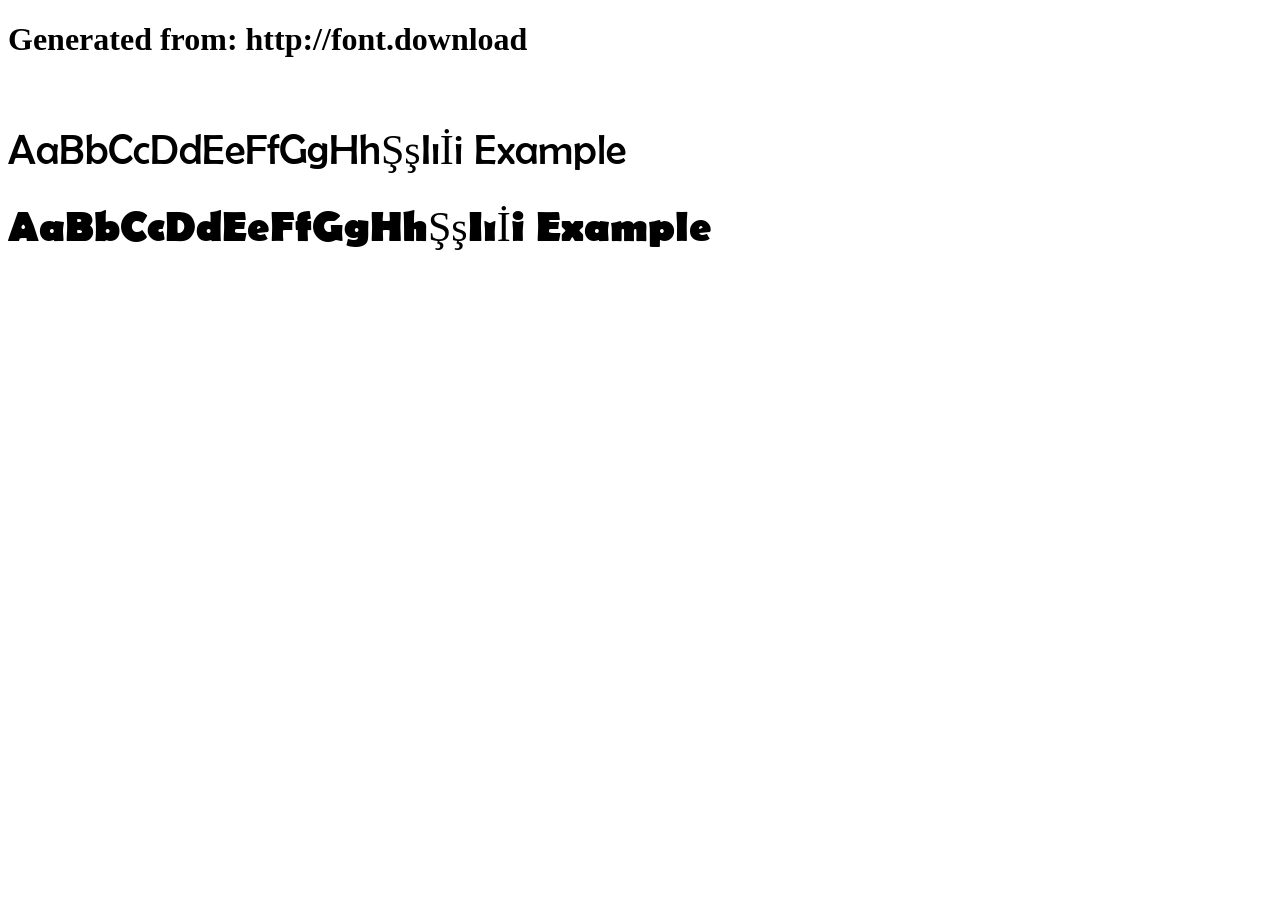
<file: font/berlin-sans-fb-webfont/example.html>
<!DOCTYPE html>
<html xmlns="http://www.w3.org/1999/xhtml">
<head>
    <meta http-equiv="Content-Type" content="text/html; charset=utf-8"/>
    <link rel="stylesheet" type="text/css"
          href="style.css"/>
</head>

<body>

<h1>Generated from: http://font.download</h1><br/>
<h1 style="font-family:'Berlin Sans FB';font-weight:normal;font-size:42px">AaBbCcDdEeFfGgHhŞşIıİi Example</h1>
<h1 style="font-family:'Berlin Sans FB Bold';font-weight:normal;font-size:42px">AaBbCcDdEeFfGgHhŞşIıİi Example</h1>


</body>
</html>
</file>
<file: font/berlin-sans-fb-webfont/style.css>
/* #### Generated By: http://font.download #### */

    @font-face {
    font-family: 'Berlin Sans FB';
    font-style: normal;
    font-weight: normal;
    src: local('Berlin Sans FB'), url('BRLNSR.woff') format('woff');
    }
    

    @font-face {
    font-family: 'Berlin Sans FB Bold';
    font-style: normal;
    font-weight: normal;
    src: local('Berlin Sans FB Bold'), url('BRLNSB.woff') format('woff');
    }
</file>
